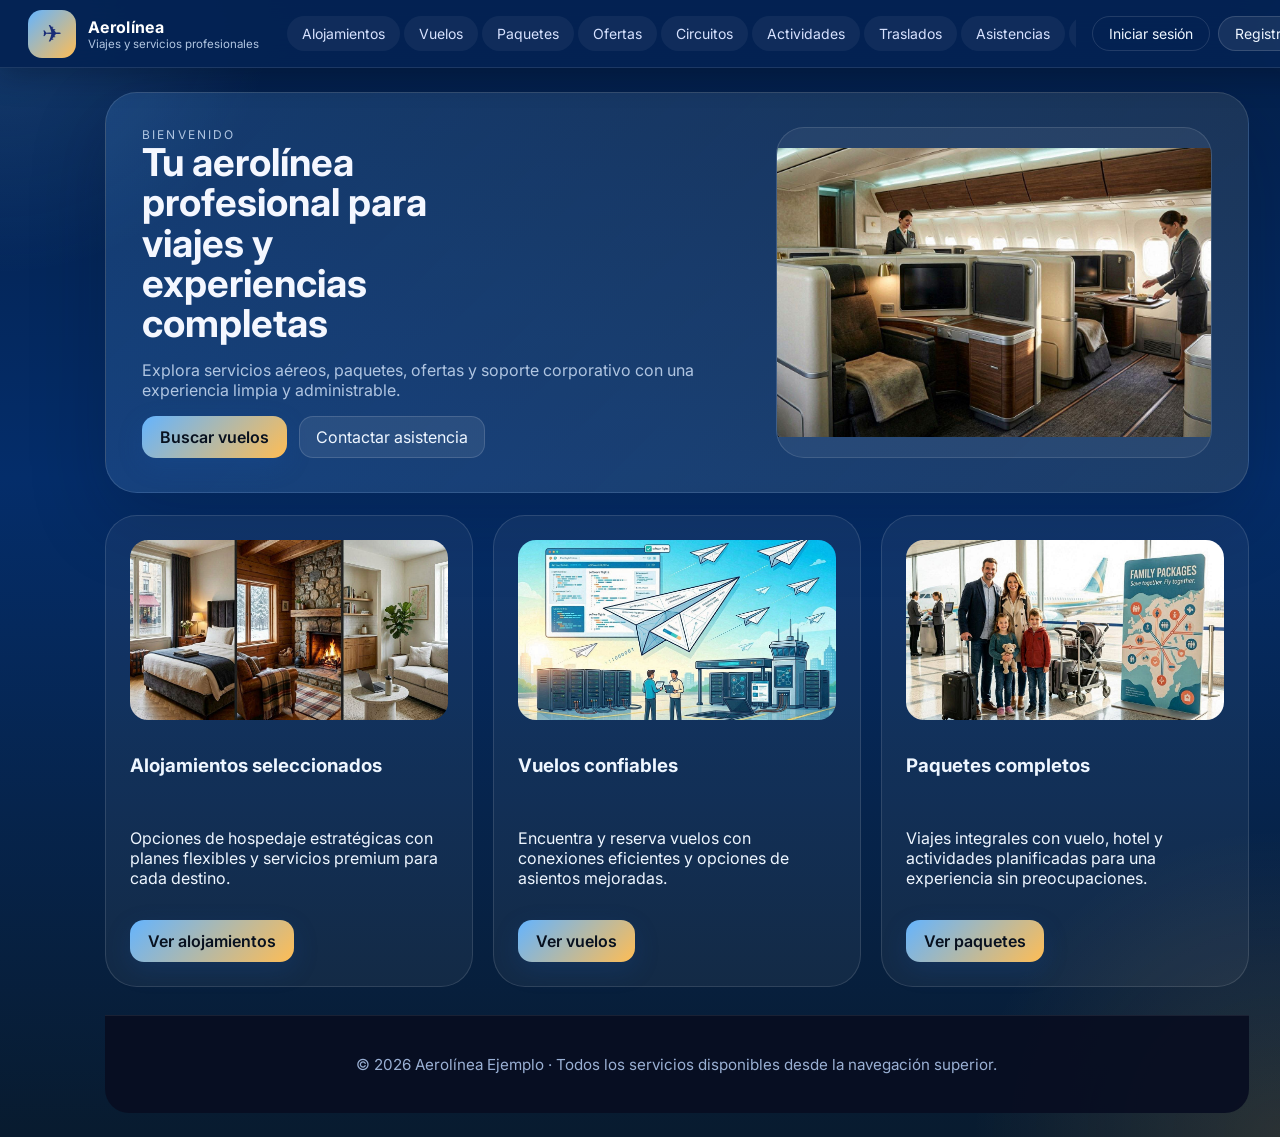
<file: index.html>
<!DOCTYPE html>
<html lang="es">
  <head>
    <meta charset="UTF-8" />
    <meta name="viewport" content="width=device-width, initial-scale=1.0" />
    <title>Aerolínea - Inicio</title>

    <!-- Favicon -->
    <link rel="icon" type="image/svg+xml" href="data:image/svg+xml,%3Csvg xmlns='http://www.w3.org/2000/svg' viewBox='0 0 64 64'%3E%3Crect width='64' height='64' rx='16' fill='%230f172a'/%3E%3Cpath d='M12 40l10-8h10l-8 14h8l12-18 10 8 8-4-6-10-18 10-12-10-8 4z' fill='%234f8cff'/%3E%3C/svg%3E" />

    <!-- Tipografía -->
    <link rel="preconnect" href="https://fonts.googleapis.com" />
    <link rel="preconnect" href="https://fonts.gstatic.com" crossorigin />
    <link href="https://fonts.googleapis.com/css2?family=Inter:wght@400;500;600;700&display=swap" rel="stylesheet" />

    <!-- Estilos (base → layout → components → panel → animations) -->
    <link rel="stylesheet" href="css/styles.css" />
  </head>
  <body>
    <div class="app-shell">

      <!--
        El navbar se inyecta dinámicamente por navbar.js (ver scripts al final).
        authHeader.js rellena los botones de sesión según el usuario activo.
      -->

      <!-- ── Contenido principal ─────────────────────────────────── -->
      <main class="main-content">

        <!-- Hero -->
        <section class="hero-panel">
          <div>
            <p class="eyebrow">Bienvenido</p>
            <h1>Tu aerolínea profesional para viajes y experiencias completas</h1>
            <p class="muted">
              Explora servicios aéreos, paquetes, ofertas y soporte corporativo
              con una experiencia limpia y administrable.
            </p>
            <div class="card-actions">
              <a href="ofertas.html"  class="primary-btn">Buscar vuelos</a>
              <a href="contacto.html" class="secondary-btn">Contactar asistencia</a>
            </div>
          </div>

          <div class="hero-visual">
            <img
              src="img/Aerolinea Premiun.jpg"
              alt="Vista de aerolínea premium"
            />
          </div>

          <!-- Avión decorativo animado (oculto para lectores de pantalla) -->
          <span class="hero-plane" aria-hidden="true">✈</span>
        </section>

        <!-- Tarjetas de servicios destacados -->
        <section class="view-container sample-grid" aria-label="Servicios destacados">
          <article class="sample-card">
            <img src="img/Alojamientos.jpg" alt="Alojamientos" />
            <h3>Alojamientos seleccionados</h3>
            <p>Opciones de hospedaje estratégicas con planes flexibles y servicios premium para cada destino.</p>
            <div class="card-actions">
              <a href="alojamientos.html" class="primary-btn">Ver alojamientos</a>
            </div>
          </article>

          <article class="sample-card">
            <img src="img/Vuelos.jpg" alt="Vuelos" />
            <h3>Vuelos confiables</h3>
            <p>Encuentra y reserva vuelos con conexiones eficientes y opciones de asientos mejoradas.</p>
            <div class="card-actions">
              <a href="vuelos.html" class="primary-btn">Ver vuelos</a>
            </div>
          </article>

          <article class="sample-card">
            <img src="img/Paquetes.jpg" alt="Paquetes" />
            <h3>Paquetes completos</h3>
            <p>Viajes integrales con vuelo, hotel y actividades planificadas para una experiencia sin preocupaciones.</p>
            <div class="card-actions">
              <a href="paquetes.html" class="primary-btn">Ver paquetes</a>
            </div>
          </article>
        </section>

        <footer class="page-footer">
          <p>© 2026 Aerolínea Ejemplo · Todos los servicios disponibles desde la navegación superior.</p>
        </footer>
      </main>

    </div><!-- /.app-shell -->

    <!--
      Orden de carga de scripts:
        1. navbar.js         → inyecta el topnav y activa el toggle hamburger + scroll reveal
        2. authHeader.js     → rellena los botones de sesión según el usuario activo
        3. publicController.js → comportamientos interactivos de botones públicos
    -->
    <script type="module">
      import { injectNavbar } from './js/core/navbar.js';
      injectNavbar('');  // index no tiene ningún item activo en el nav
    </script>
    <script type="module" src="js/authHeader.js"></script>
    <script type="module" src="js/controllers/publicController.js"></script>
  </body>
</html>
</file>
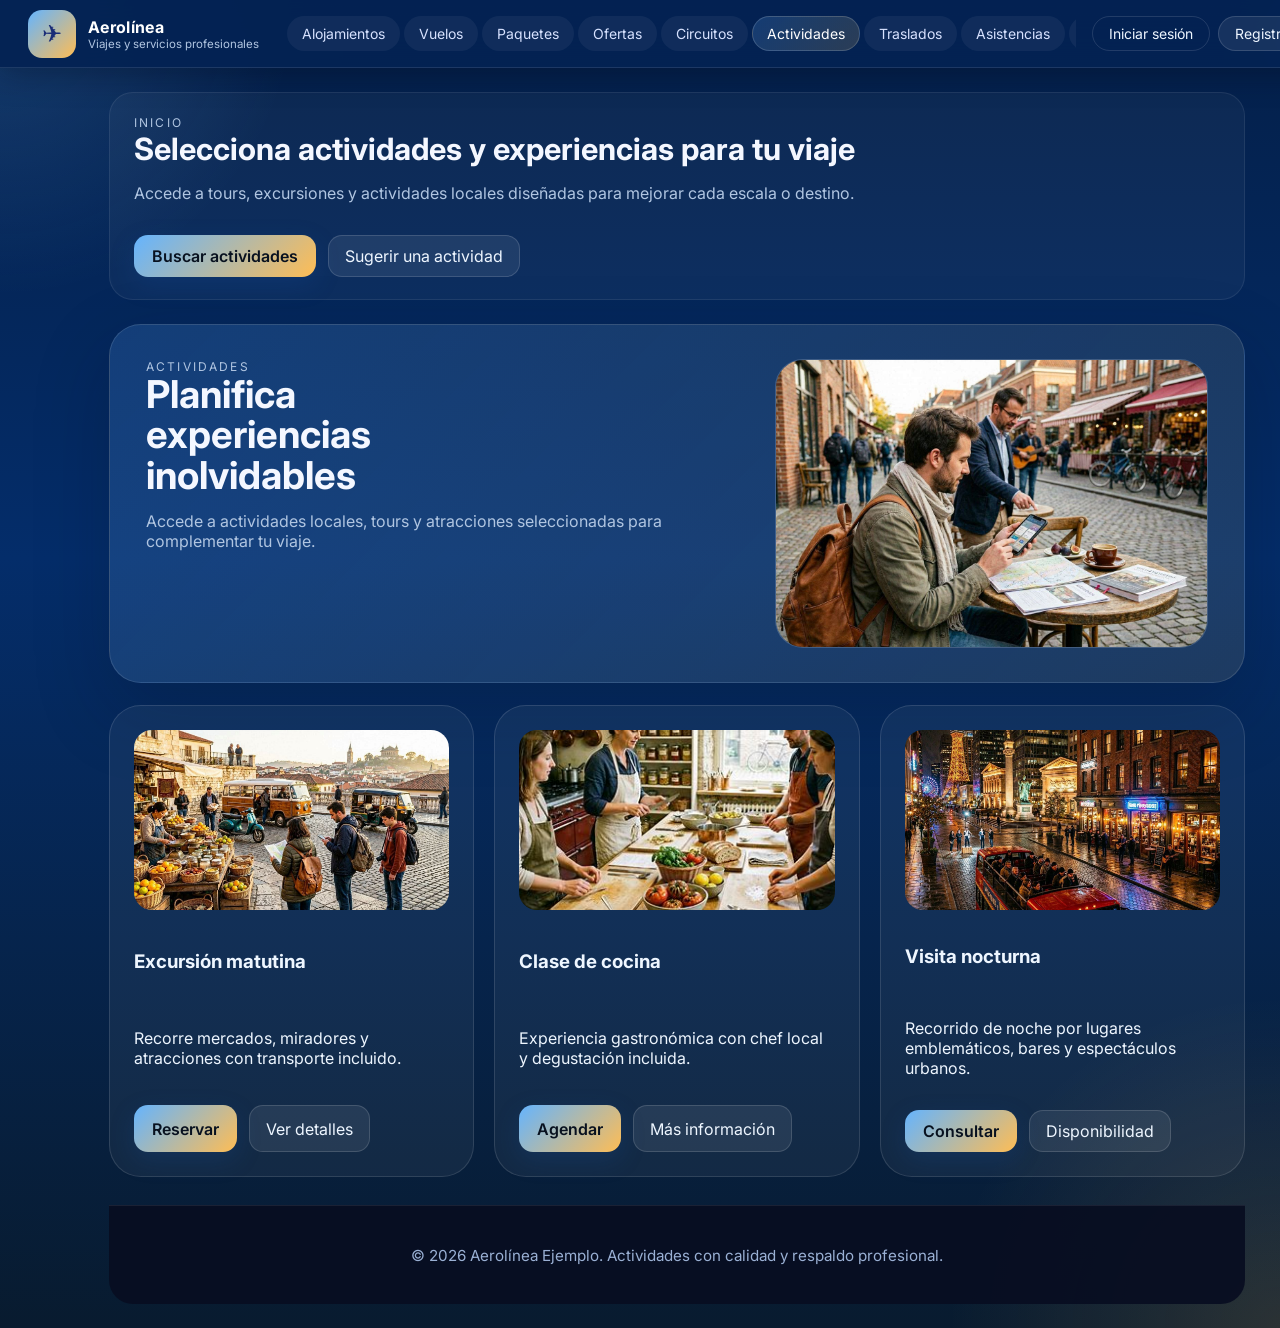
<file: actividades.html>
<!DOCTYPE html>
<html lang="es">
  <head>
    <meta charset="UTF-8" />
    <meta name="viewport" content="width=device-width, initial-scale=1.0" />
    <title>Actividades - Aerolínea</title>
    <link rel="icon" type="image/svg+xml" href="data:image/svg+xml,%3Csvg xmlns='http://www.w3.org/2000/svg' viewBox='0 0 64 64'%3E%3Crect width='64' height='64' rx='16' fill='%230f172a'/%3E%3Cpath d='M12 40l10-8h10l-8 14h8l12-18 10 8 8-4-6-10-18 10-12-10-8 4z' fill='%234f8cff'/%3E%3C/svg%3E" />
    <link rel="preconnect" href="https://fonts.googleapis.com" />
    <link rel="preconnect" href="https://fonts.gstatic.com" crossorigin />
    <link href="https://fonts.googleapis.com/css2?family=Inter:wght@400;500;600;700&display=swap" rel="stylesheet" />
    <link rel="stylesheet" href="css/styles.css" />
  </head>
  <body>
    <div class="app-shell">

      <!-- El navbar se inyecta por navbar.js -->

      <main class="main-content contact-main">
        <section class="standard-intro">
          <div>
            <p class="eyebrow">Inicio</p>
            <h2>Selecciona actividades y experiencias para tu viaje</h2>
            <p class="muted">Accede a tours, excursiones y actividades locales diseñadas para mejorar cada escala o destino.</p>
          </div>
          <div class="card-actions">
            <button class="primary-btn">Buscar actividades</button>
            <a href="contacto.html" class="secondary-btn">Sugerir una actividad</a>
          </div>
        </section>

        <section class="hero-panel">
          <div>
            <p class="eyebrow">Actividades</p>
            <h1>Planifica experiencias inolvidables</h1>
            <p class="muted">Accede a actividades locales, tours y atracciones seleccionadas para complementar tu viaje.</p>
          </div>
          <div class="hero-visual">
            <img src="img/planifica experiencia inovolvidables.jpg" alt="Actividades locales" />
          </div>
        </section>

        <section class="view-container sample-grid" aria-label="Actividades disponibles">
          <article class="sample-card">
            <img src="img/excursion matutina en tus viajes.jpg" alt="Excursión matutina" />
            <h3>Excursión matutina</h3>
            <p>Recorre mercados, miradores y atracciones con transporte incluido.</p>
            <div class="card-actions">
              <button class="primary-btn">Reservar</button>
              <button class="secondary-btn">Ver detalles</button>
            </div>
          </article>
          <article class="sample-card">
            <img src="img/clase de cocina en tus actividades.jpg" alt="Clase de cocina" />
            <h3>Clase de cocina</h3>
            <p>Experiencia gastronómica con chef local y degustación incluida.</p>
            <div class="card-actions">
              <button class="primary-btn">Agendar</button>
              <button class="secondary-btn">Más información</button>
            </div>
          </article>
          <article class="sample-card">
            <img src="img/visita nocturna.jpg" alt="Visita nocturna" />
            <h3>Visita nocturna</h3>
            <p>Recorrido de noche por lugares emblemáticos, bares y espectáculos urbanos.</p>
            <div class="card-actions">
              <button class="primary-btn">Consultar</button>
              <button class="secondary-btn">Disponibilidad</button>
            </div>
          </article>
        </section>

        <footer class="page-footer">
          <p>© 2026 Aerolínea Ejemplo. Actividades con calidad y respaldo profesional.</p>
        </footer>
      </main>
    </div>

    <script type="module">
      import { injectNavbar } from './js/core/navbar.js';
      injectNavbar('actividades.html');
    </script>
    <script type="module" src="js/authHeader.js"></script>
    <script type="module" src="js/controllers/publicController.js"></script>
  </body>
</html>
</file>
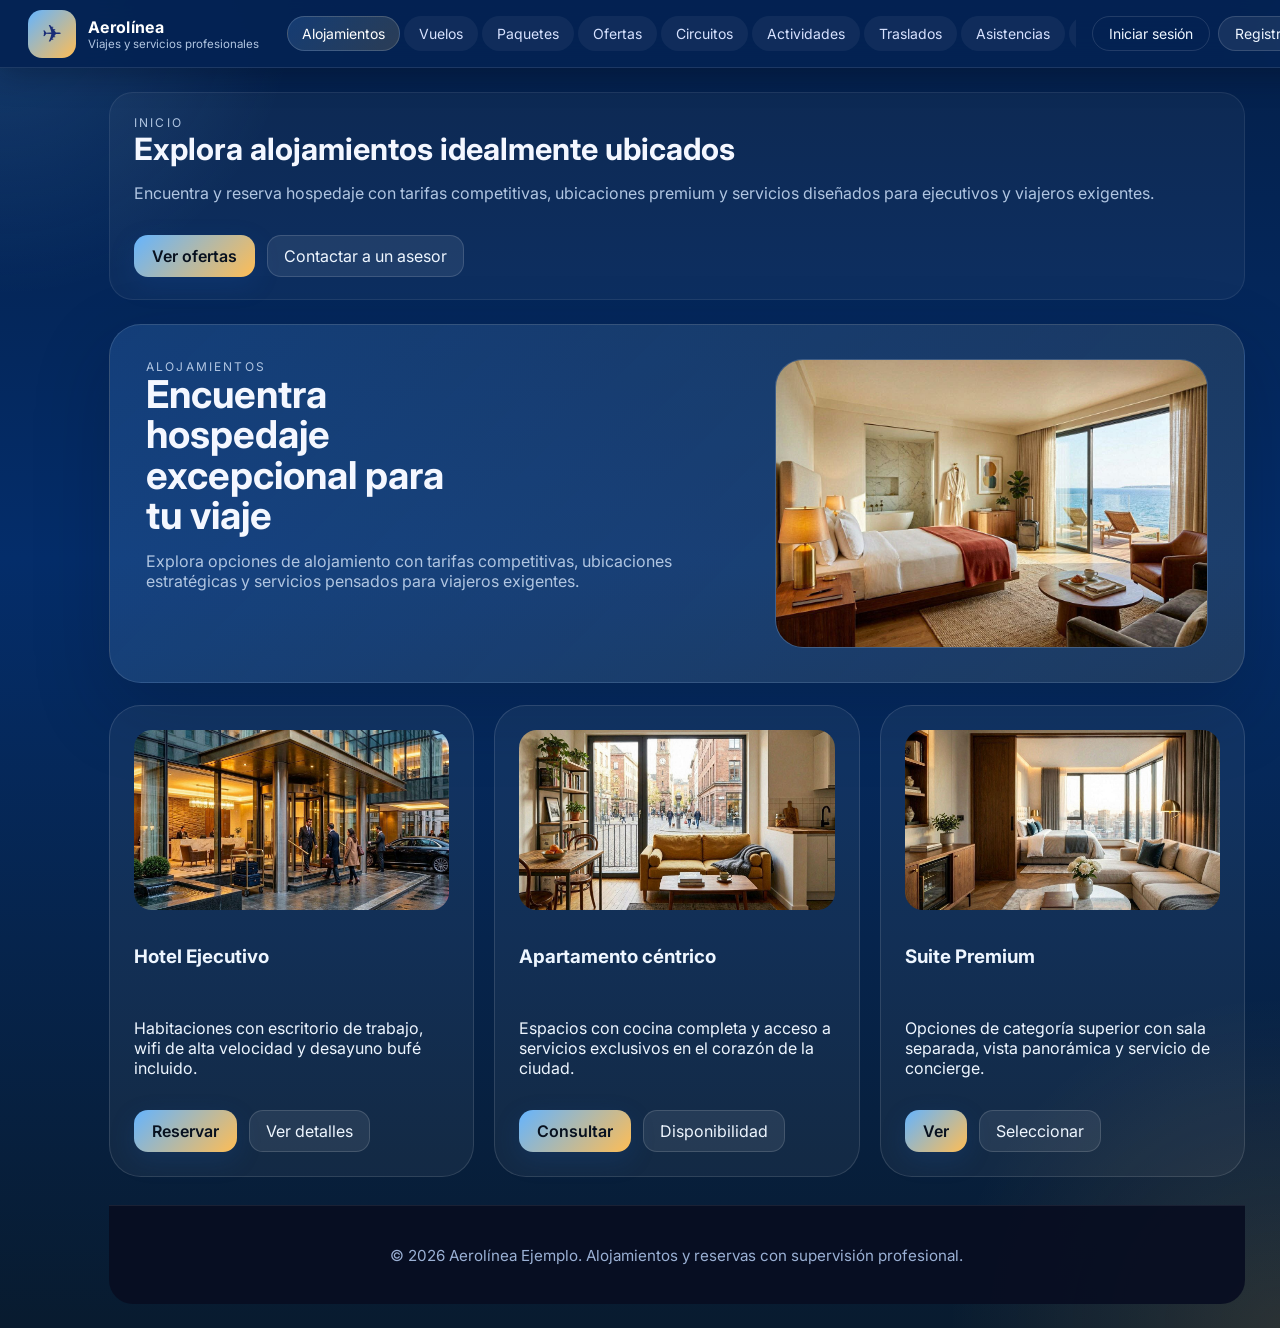
<file: alojamientos.html>
<!DOCTYPE html>
<html lang="es">
  <head>
    <meta charset="UTF-8" />
    <meta name="viewport" content="width=device-width, initial-scale=1.0" />
    <title>Alojamientos - Aerolínea</title>
    <link rel="icon" type="image/svg+xml" href="data:image/svg+xml,%3Csvg xmlns='http://www.w3.org/2000/svg' viewBox='0 0 64 64'%3E%3Crect width='64' height='64' rx='16' fill='%230f172a'/%3E%3Cpath d='M12 40l10-8h10l-8 14h8l12-18 10 8 8-4-6-10-18 10-12-10-8 4z' fill='%234f8cff'/%3E%3C/svg%3E" />
    <link rel="preconnect" href="https://fonts.googleapis.com" />
    <link rel="preconnect" href="https://fonts.gstatic.com" crossorigin />
    <link href="https://fonts.googleapis.com/css2?family=Inter:wght@400;500;600;700&display=swap" rel="stylesheet" />
    <link rel="stylesheet" href="css/styles.css" />
  </head>
  <body>
    <div class="app-shell">

      <!-- El navbar se inyecta por navbar.js -->

      <main class="main-content contact-main">
        <section class="standard-intro">
          <div>
            <p class="eyebrow">Inicio</p>
            <h2>Explora alojamientos idealmente ubicados</h2>
            <p class="muted">Encuentra y reserva hospedaje con tarifas competitivas, ubicaciones premium y servicios diseñados para ejecutivos y viajeros exigentes.</p>
          </div>
          <div class="card-actions">
            <a href="ofertas.html" class="primary-btn">Ver ofertas</a>
            <a href="contacto.html" class="secondary-btn">Contactar a un asesor</a>
          </div>
        </section>

        <section class="hero-panel">
          <div>
            <p class="eyebrow">Alojamientos</p>
            <h1>Encuentra hospedaje excepcional para tu viaje</h1>
            <p class="muted">Explora opciones de alojamiento con tarifas competitivas, ubicaciones estratégicas y servicios pensados para viajeros exigentes.</p>
          </div>
          <div class="hero-visual">
            <img src="img/Alojamientos Premium.jpg" alt="Alojamientos premium" />
          </div>
        </section>

        <section class="view-container sample-grid" aria-label="Tipos de alojamiento">
          <article class="sample-card">
            <img src="img/Hotel ejecutivo.jpg" alt="Hotel Ejecutivo" />
            <h3>Hotel Ejecutivo</h3>
            <p>Habitaciones con escritorio de trabajo, wifi de alta velocidad y desayuno bufé incluido.</p>
            <div class="card-actions">
              <button class="primary-btn">Reservar</button>
              <button class="secondary-btn">Ver detalles</button>
            </div>
          </article>
          <article class="sample-card">
            <img src="img/Apartamento Centrico.jpg" alt="Apartamento céntrico" />
            <h3>Apartamento céntrico</h3>
            <p>Espacios con cocina completa y acceso a servicios exclusivos en el corazón de la ciudad.</p>
            <div class="card-actions">
              <button class="primary-btn">Consultar</button>
              <button class="secondary-btn">Disponibilidad</button>
            </div>
          </article>
          <article class="sample-card">
            <img src="img/Suite premium.jpg" alt="Suite premium" />
            <h3>Suite Premium</h3>
            <p>Opciones de categoría superior con sala separada, vista panorámica y servicio de concierge.</p>
            <div class="card-actions">
              <button class="primary-btn">Ver</button>
              <button class="secondary-btn">Seleccionar</button>
            </div>
          </article>
        </section>

        <footer class="page-footer">
          <p>© 2026 Aerolínea Ejemplo. Alojamientos y reservas con supervisión profesional.</p>
        </footer>
      </main>
    </div>

    <script type="module">
      import { injectNavbar } from './js/core/navbar.js';
      injectNavbar('alojamientos.html');
    </script>
    <script type="module" src="js/authHeader.js"></script>
    <script type="module" src="js/controllers/publicController.js"></script>
  </body>
</html>
</file>
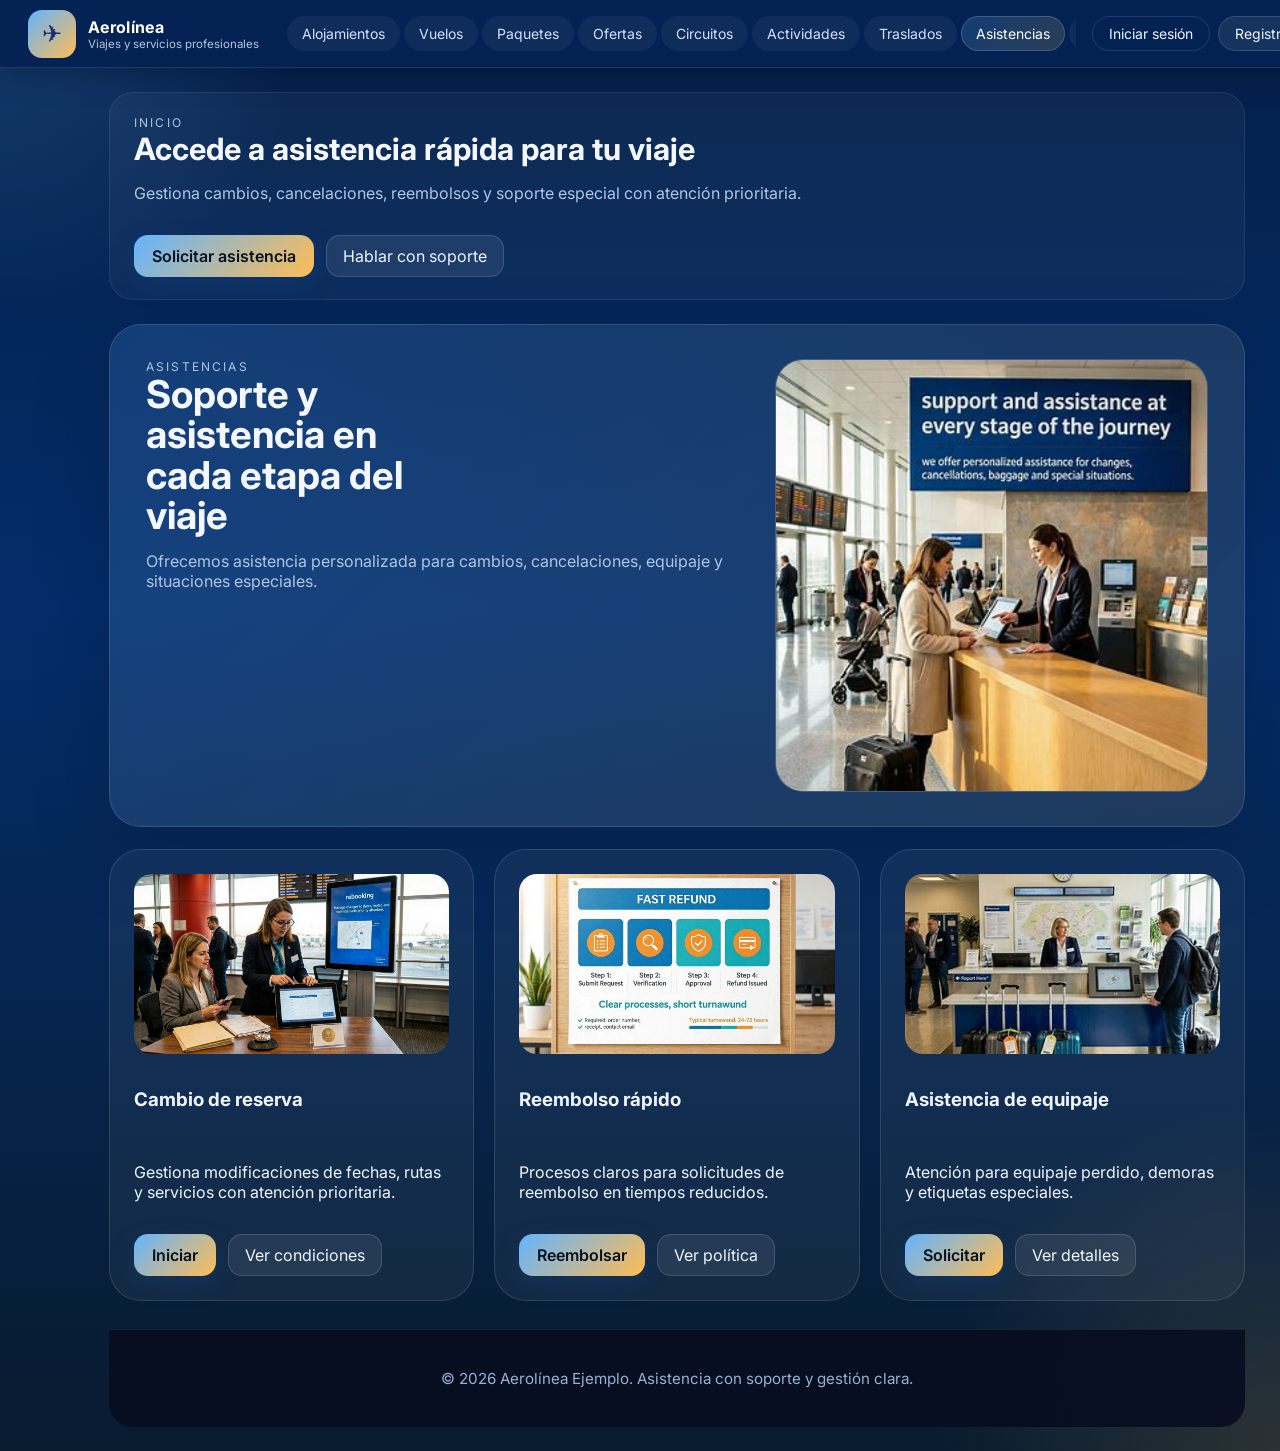
<file: asistencias.html>
<!DOCTYPE html>
<html lang="es">
  <head>
    <meta charset="UTF-8" />
    <meta name="viewport" content="width=device-width, initial-scale=1.0" />
    <title>Asistencias - Aerolínea</title>
    <link rel="icon" type="image/svg+xml" href="data:image/svg+xml,%3Csvg xmlns='http://www.w3.org/2000/svg' viewBox='0 0 64 64'%3E%3Crect width='64' height='64' rx='16' fill='%230f172a'/%3E%3Cpath d='M12 40l10-8h10l-8 14h8l12-18 10 8 8-4-6-10-18 10-12-10-8 4z' fill='%234f8cff'/%3E%3C/svg%3E" />
    <link rel="preconnect" href="https://fonts.googleapis.com" />
    <link rel="preconnect" href="https://fonts.gstatic.com" crossorigin />
    <link href="https://fonts.googleapis.com/css2?family=Inter:wght@400;500;600;700&display=swap" rel="stylesheet" />
    <link rel="stylesheet" href="css/styles.css" />
  </head>
  <body>
    <div class="app-shell">

      <!-- El navbar se inyecta por navbar.js -->

      <main class="main-content contact-main">
        <section class="standard-intro">
          <div>
            <p class="eyebrow">Inicio</p>
            <h2>Accede a asistencia rápida para tu viaje</h2>
            <p class="muted">Gestiona cambios, cancelaciones, reembolsos y soporte especial con atención prioritaria.</p>
          </div>
          <div class="card-actions">
            <button class="primary-btn">Solicitar asistencia</button>
            <a href="contacto.html" class="secondary-btn">Hablar con soporte</a>
          </div>
        </section>

        <section class="hero-panel">
          <div>
            <p class="eyebrow">Asistencias</p>
            <h1>Soporte y asistencia en cada etapa del viaje</h1>
            <p class="muted">Ofrecemos asistencia personalizada para cambios, cancelaciones, equipaje y situaciones especiales.</p>
          </div>
          <div class="hero-visual">
            <img src="img/soporte y asistencia en cada etapa del viaje.jpg" alt="Asistencias de viaje" />
          </div>
        </section>

        <section class="view-container sample-grid" aria-label="Tipos de asistencia">
          <article class="sample-card">
            <img src="img/cambio de reserva.jpg" alt="Cambio de reserva" />
            <h3>Cambio de reserva</h3>
            <p>Gestiona modificaciones de fechas, rutas y servicios con atención prioritaria.</p>
            <div class="card-actions">
              <button class="primary-btn">Iniciar</button>
              <button class="secondary-btn">Ver condiciones</button>
            </div>
          </article>
          <article class="sample-card">
            <img src="img/rembolso rapido.jpg" alt="Reembolso rápido" />
            <h3>Reembolso rápido</h3>
            <p>Procesos claros para solicitudes de reembolso en tiempos reducidos.</p>
            <div class="card-actions">
              <button class="primary-btn">Reembolsar</button>
              <button class="secondary-btn">Ver política</button>
            </div>
          </article>
          <article class="sample-card">
            <img src="img/asistencia de equipaje.jpg" alt="Asistencia de equipaje" />
            <h3>Asistencia de equipaje</h3>
            <p>Atención para equipaje perdido, demoras y etiquetas especiales.</p>
            <div class="card-actions">
              <button class="primary-btn">Solicitar</button>
              <button class="secondary-btn">Ver detalles</button>
            </div>
          </article>
        </section>

        <footer class="page-footer">
          <p>© 2026 Aerolínea Ejemplo. Asistencia con soporte y gestión clara.</p>
        </footer>
      </main>
    </div>

    <script type="module">
      import { injectNavbar } from './js/core/navbar.js';
      injectNavbar('asistencias.html');
    </script>
    <script type="module" src="js/authHeader.js"></script>
    <script type="module" src="js/controllers/publicController.js"></script>
  </body>
</html>
</file>
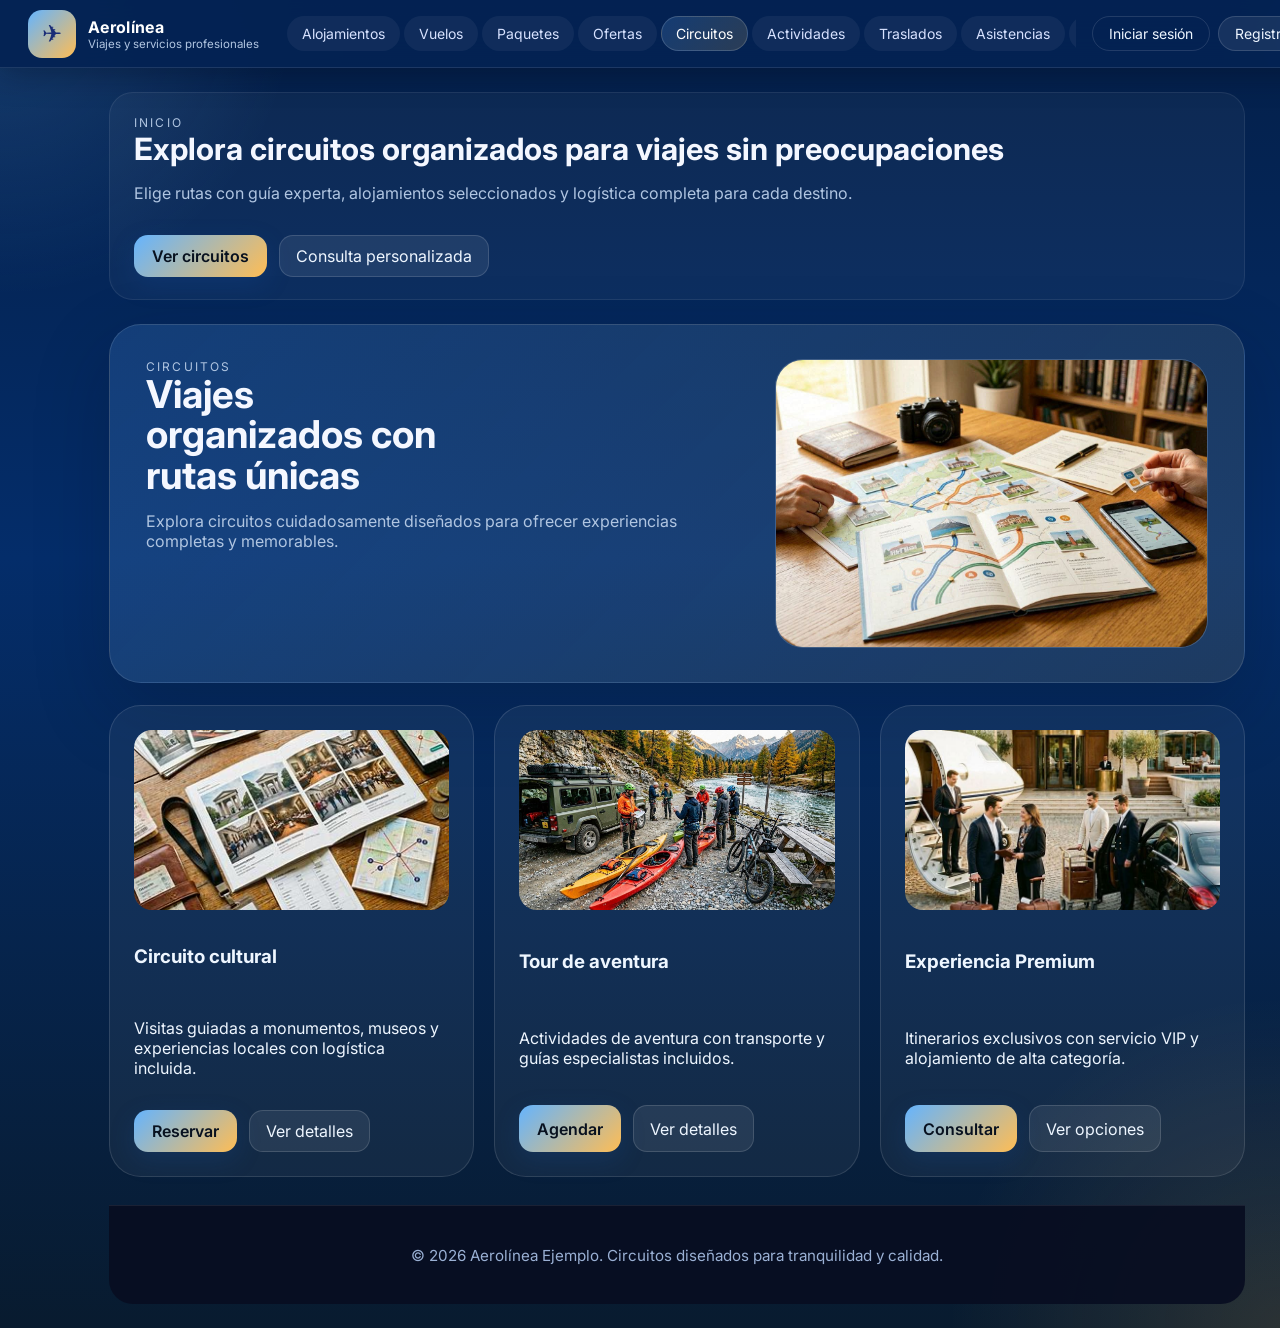
<file: circuitos.html>
<!DOCTYPE html>
<html lang="es">
  <head>
    <meta charset="UTF-8" />
    <meta name="viewport" content="width=device-width, initial-scale=1.0" />
    <title>Circuitos - Aerolínea</title>
    <link rel="icon" type="image/svg+xml" href="data:image/svg+xml,%3Csvg xmlns='http://www.w3.org/2000/svg' viewBox='0 0 64 64'%3E%3Crect width='64' height='64' rx='16' fill='%230f172a'/%3E%3Cpath d='M12 40l10-8h10l-8 14h8l12-18 10 8 8-4-6-10-18 10-12-10-8 4z' fill='%234f8cff'/%3E%3C/svg%3E" />
    <link rel="preconnect" href="https://fonts.googleapis.com" />
    <link rel="preconnect" href="https://fonts.gstatic.com" crossorigin />
    <link href="https://fonts.googleapis.com/css2?family=Inter:wght@400;500;600;700&display=swap" rel="stylesheet" />
    <link rel="stylesheet" href="css/styles.css" />
  </head>
  <body>
    <div class="app-shell">

      <!-- El navbar se inyecta por navbar.js -->

      <main class="main-content contact-main">
        <section class="standard-intro">
          <div>
            <p class="eyebrow">Inicio</p>
            <h2>Explora circuitos organizados para viajes sin preocupaciones</h2>
            <p class="muted">Elige rutas con guía experta, alojamientos seleccionados y logística completa para cada destino.</p>
          </div>
          <div class="card-actions">
            <button class="primary-btn">Ver circuitos</button>
            <a href="contacto.html" class="secondary-btn">Consulta personalizada</a>
          </div>
        </section>

        <section class="hero-panel">
          <div>
            <p class="eyebrow">Circuitos</p>
            <h1>Viajes organizados con rutas únicas</h1>
            <p class="muted">Explora circuitos cuidadosamente diseñados para ofrecer experiencias completas y memorables.</p>
          </div>
          <div class="hero-visual">
            <img src="img/viajes organizados con rutas unicas de viajes.jpg" alt="Circuitos organizados" />
          </div>
        </section>

        <section class="view-container sample-grid" aria-label="Tipos de circuito">
          <article class="sample-card">
            <img src="img/circuito cultural de viajes.jpg" alt="Circuito cultural" />
            <h3>Circuito cultural</h3>
            <p>Visitas guiadas a monumentos, museos y experiencias locales con logística incluida.</p>
            <div class="card-actions">
              <button class="primary-btn">Reservar</button>
              <button class="secondary-btn">Ver detalles</button>
            </div>
          </article>
          <article class="sample-card">
            <img src="img/tour de aventura.jpg" alt="Tour de aventura" />
            <h3>Tour de aventura</h3>
            <p>Actividades de aventura con transporte y guías especialistas incluidos.</p>
            <div class="card-actions">
              <button class="primary-btn">Agendar</button>
              <button class="secondary-btn">Ver detalles</button>
            </div>
          </article>
          <article class="sample-card">
            <img src="img/experiencia premium en viajes.jpg" alt="Experiencia premium" />
            <h3>Experiencia Premium</h3>
            <p>Itinerarios exclusivos con servicio VIP y alojamiento de alta categoría.</p>
            <div class="card-actions">
              <button class="primary-btn">Consultar</button>
              <button class="secondary-btn">Ver opciones</button>
            </div>
          </article>
        </section>

        <footer class="page-footer">
          <p>© 2026 Aerolínea Ejemplo. Circuitos diseñados para tranquilidad y calidad.</p>
        </footer>
      </main>
    </div>

    <script type="module">
      import { injectNavbar } from './js/core/navbar.js';
      injectNavbar('circuitos.html');
    </script>
    <script type="module" src="js/authHeader.js"></script>
    <script type="module" src="js/controllers/publicController.js"></script>
  </body>
</html>
</file>
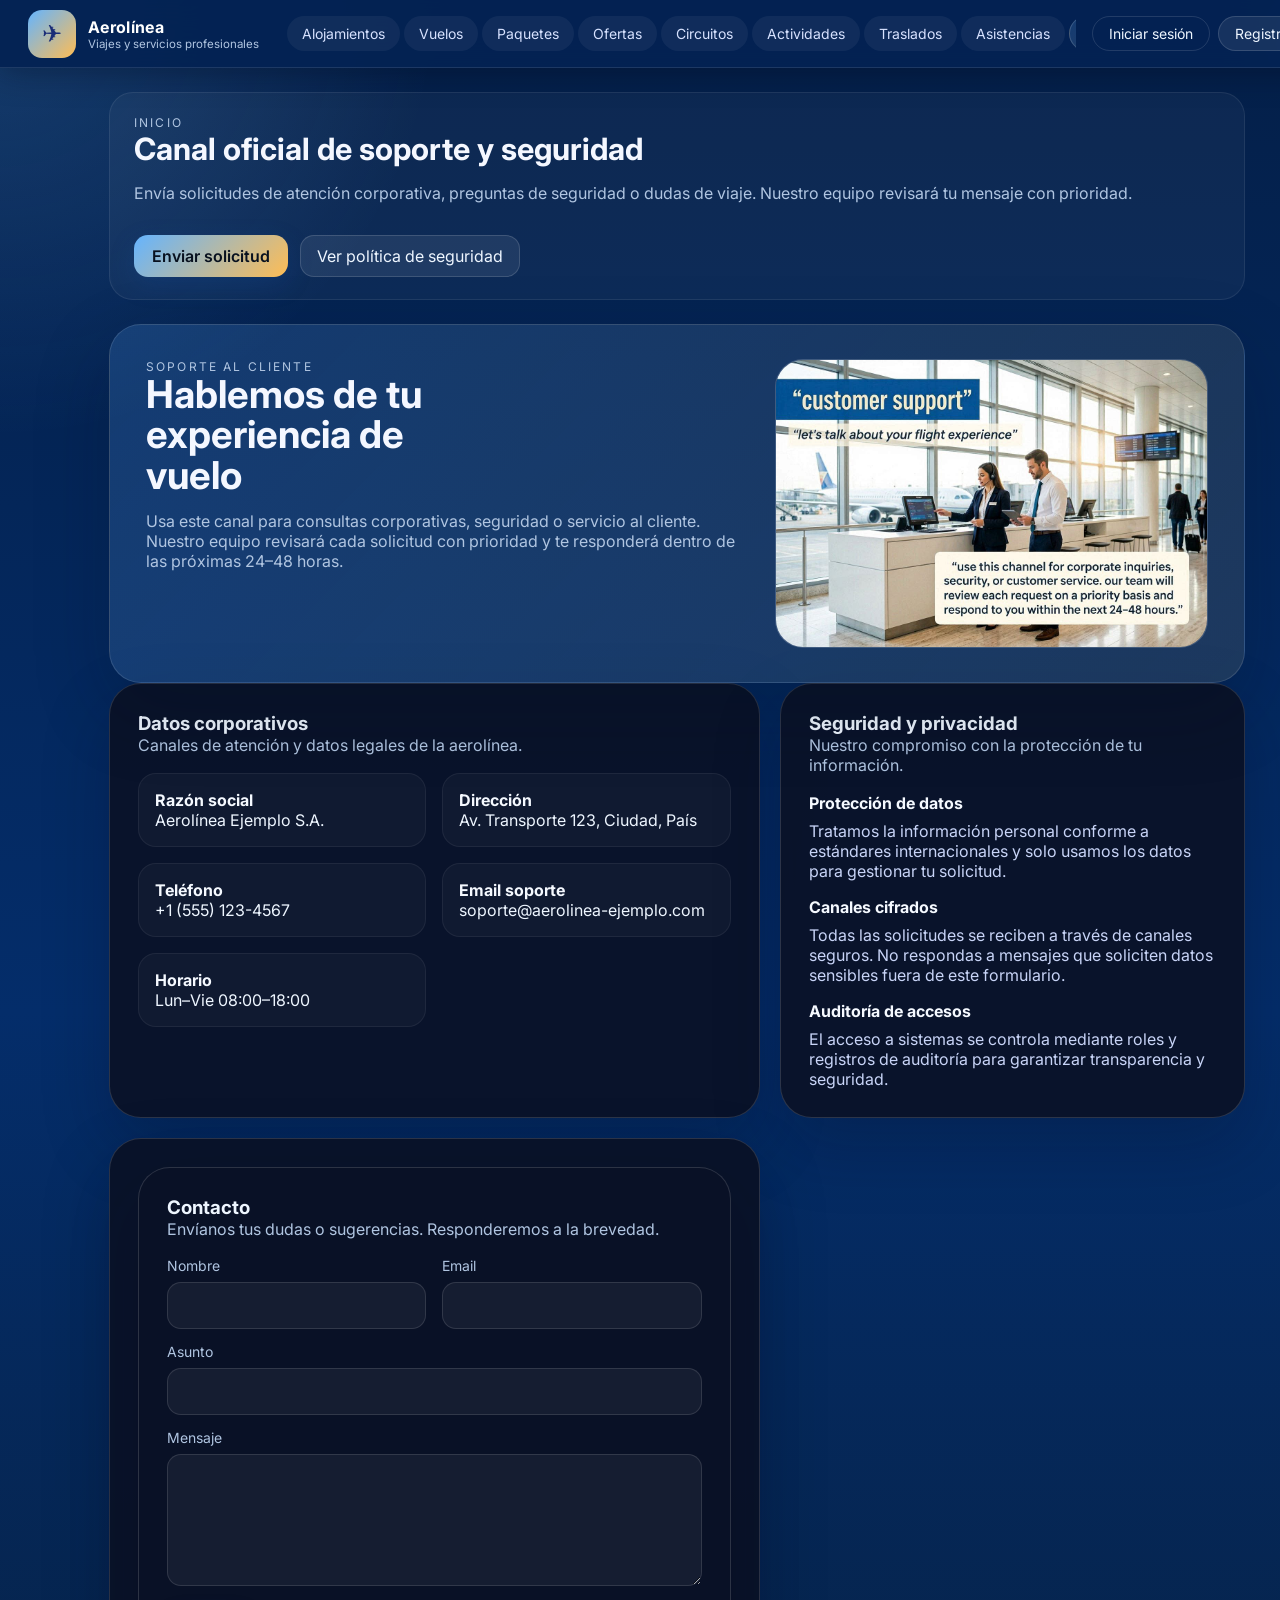
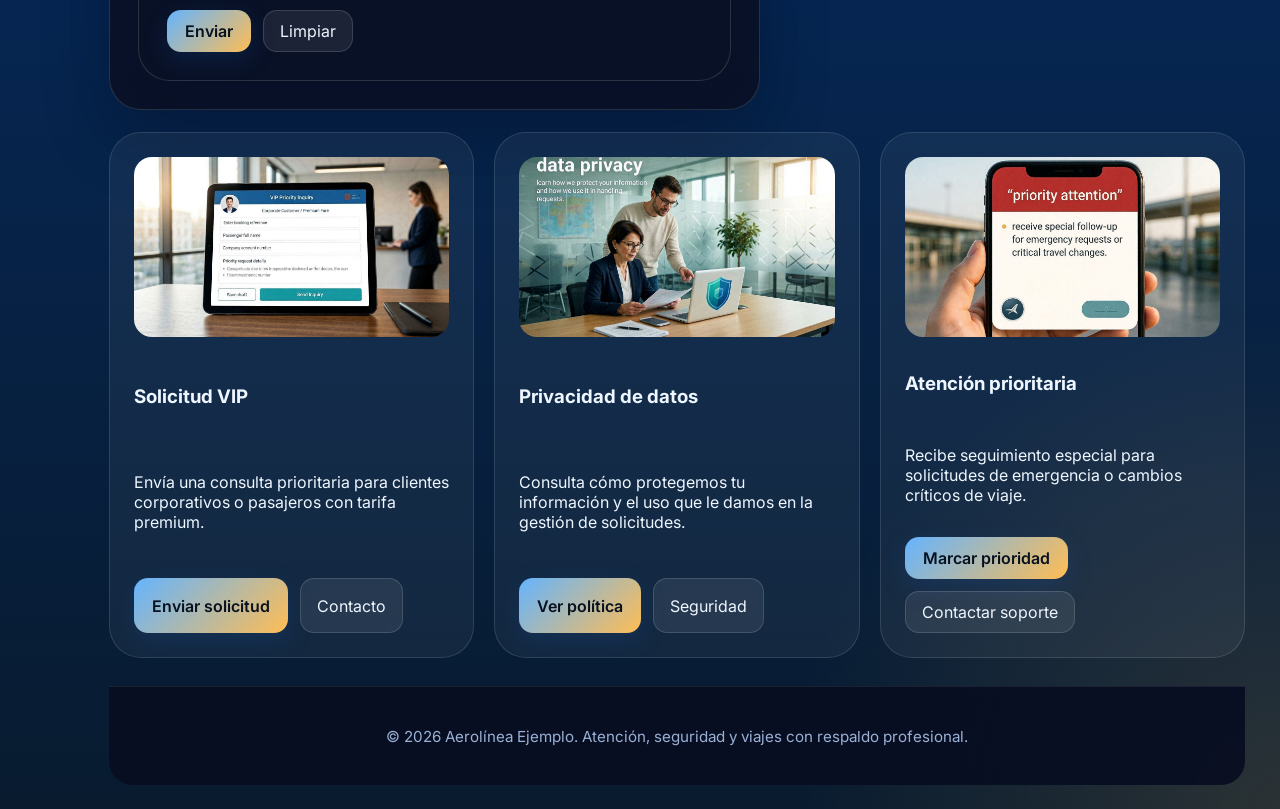
<file: contacto.html>
<!DOCTYPE html>
<html lang="es">
  <head>
    <meta charset="UTF-8" />
    <meta name="viewport" content="width=device-width, initial-scale=1.0" />
    <title>Contacto - Aerolínea</title>
    <link rel="icon" type="image/svg+xml" href="data:image/svg+xml,%3Csvg xmlns='http://www.w3.org/2000/svg' viewBox='0 0 64 64'%3E%3Crect width='64' height='64' rx='16' fill='%230f172a'/%3E%3Cpath d='M12 40l10-8h10l-8 14h8l12-18 10 8 8-4-6-10-18 10-12-10-8 4z' fill='%234f8cff'/%3E%3C/svg%3E" />
    <link rel="preconnect" href="https://fonts.googleapis.com" />
    <link rel="preconnect" href="https://fonts.gstatic.com" crossorigin />
    <link href="https://fonts.googleapis.com/css2?family=Inter:wght@400;500;600;700&display=swap" rel="stylesheet" />
    <link rel="stylesheet" href="css/styles.css" />
  </head>
  <body>
    <div class="app-shell">

      <!-- El navbar se inyecta por navbar.js -->

      <main class="main-content contact-main">
        <section class="standard-intro">
          <div>
            <p class="eyebrow">Inicio</p>
            <h2>Canal oficial de soporte y seguridad</h2>
            <p class="muted">Envía solicitudes de atención corporativa, preguntas de seguridad o dudas de viaje. Nuestro equipo revisará tu mensaje con prioridad.</p>
          </div>
          <div class="card-actions">
            <button class="primary-btn">Enviar solicitud</button>
            <button class="secondary-btn">Ver política de seguridad</button>
          </div>
        </section>

        <section class="hero-panel">
          <div>
            <p class="eyebrow">Soporte al cliente</p>
            <h1>Hablemos de tu experiencia de vuelo</h1>
            <p class="muted">Usa este canal para consultas corporativas, seguridad o servicio al cliente. Nuestro equipo revisará cada solicitud con prioridad y te responderá dentro de las próximas 24–48 horas.</p>
          </div>
          <div class="hero-visual">
            <img src="img/Soporte al cliente.jpg" alt="Soporte al cliente" />
          </div>
        </section>

        <section class="view-container contact-grid">
          <!-- Datos corporativos -->
          <div class="card">
            <div class="card-header">
              <div>
                <h3>Datos corporativos</h3>
                <p class="muted">Canales de atención y datos legales de la aerolínea.</p>
              </div>
            </div>
            <div class="info-grid">
              <div><p><strong>Razón social</strong></p><p>Aerolínea Ejemplo S.A.</p></div>
              <div><p><strong>Dirección</strong></p><p>Av. Transporte 123, Ciudad, País</p></div>
              <div><p><strong>Teléfono</strong></p><p>+1 (555) 123-4567</p></div>
              <div><p><strong>Email soporte</strong></p><p>soporte@aerolinea-ejemplo.com</p></div>
              <div><p><strong>Horario</strong></p><p>Lun–Vie 08:00–18:00</p></div>
            </div>
          </div>

          <!-- Seguridad y privacidad -->
          <div class="card">
            <div class="card-header">
              <div>
                <h3>Seguridad y privacidad</h3>
                <p class="muted">Nuestro compromiso con la protección de tu información.</p>
              </div>
            </div>
            <div class="security-list">
              <div>
                <h4>Protección de datos</h4>
                <p>Tratamos la información personal conforme a estándares internacionales y solo usamos los datos para gestionar tu solicitud.</p>
              </div>
              <div>
                <h4>Canales cifrados</h4>
                <p>Todas las solicitudes se reciben a través de canales seguros. No respondas a mensajes que soliciten datos sensibles fuera de este formulario.</p>
              </div>
              <div>
                <h4>Auditoría de accesos</h4>
                <p>El acceso a sistemas se controla mediante roles y registros de auditoría para garantizar transparencia y seguridad.</p>
              </div>
            </div>
          </div>

          <!-- Formulario de contacto — la lógica la monta contactoController.js -->
          <div class="card contact-form-card" id="contactoFormCard">
            <!--
              El formulario se renderiza dinámicamente por contactoController.js
              para mantener toda la lógica de validación y localStorage en el módulo JS.
            -->
          </div>
        </section>

        <section class="view-container sample-grid" aria-label="Servicios de soporte">
          <article class="sample-card">
            <img src="img/Solicitud VIP.jpg" alt="Solicitud VIP" />
            <h3>Solicitud VIP</h3>
            <p>Envía una consulta prioritaria para clientes corporativos o pasajeros con tarifa premium.</p>
            <div class="card-actions">
              <button class="primary-btn">Enviar solicitud</button>
              <button class="secondary-btn">Contacto</button>
            </div>
          </article>
          <article class="sample-card">
            <img src="img/Privacidad de datos.jpg" alt="Privacidad de datos" />
            <h3>Privacidad de datos</h3>
            <p>Consulta cómo protegemos tu información y el uso que le damos en la gestión de solicitudes.</p>
            <div class="card-actions">
              <button class="primary-btn">Ver política</button>
              <button class="secondary-btn">Seguridad</button>
            </div>
          </article>
          <article class="sample-card">
            <img src="img/Atencion prioritaria.jpg" alt="Atención prioritaria" />
            <h3>Atención prioritaria</h3>
            <p>Recibe seguimiento especial para solicitudes de emergencia o cambios críticos de viaje.</p>
            <div class="card-actions">
              <button class="primary-btn">Marcar prioridad</button>
              <button class="secondary-btn">Contactar soporte</button>
            </div>
          </article>
        </section>

        <footer class="page-footer">
          <p>© 2026 Aerolínea Ejemplo. Atención, seguridad y viajes con respaldo profesional.</p>
        </footer>
      </main>
    </div>

    <script type="module">
      import { injectNavbar } from './js/core/navbar.js';
      injectNavbar('contacto.html');
    </script>
    <script type="module" src="js/authHeader.js"></script>
    <script type="module" src="js/controllers/contactoController.js"></script>
    <script type="module" src="js/controllers/publicController.js"></script>
  </body>
</html>
</file>
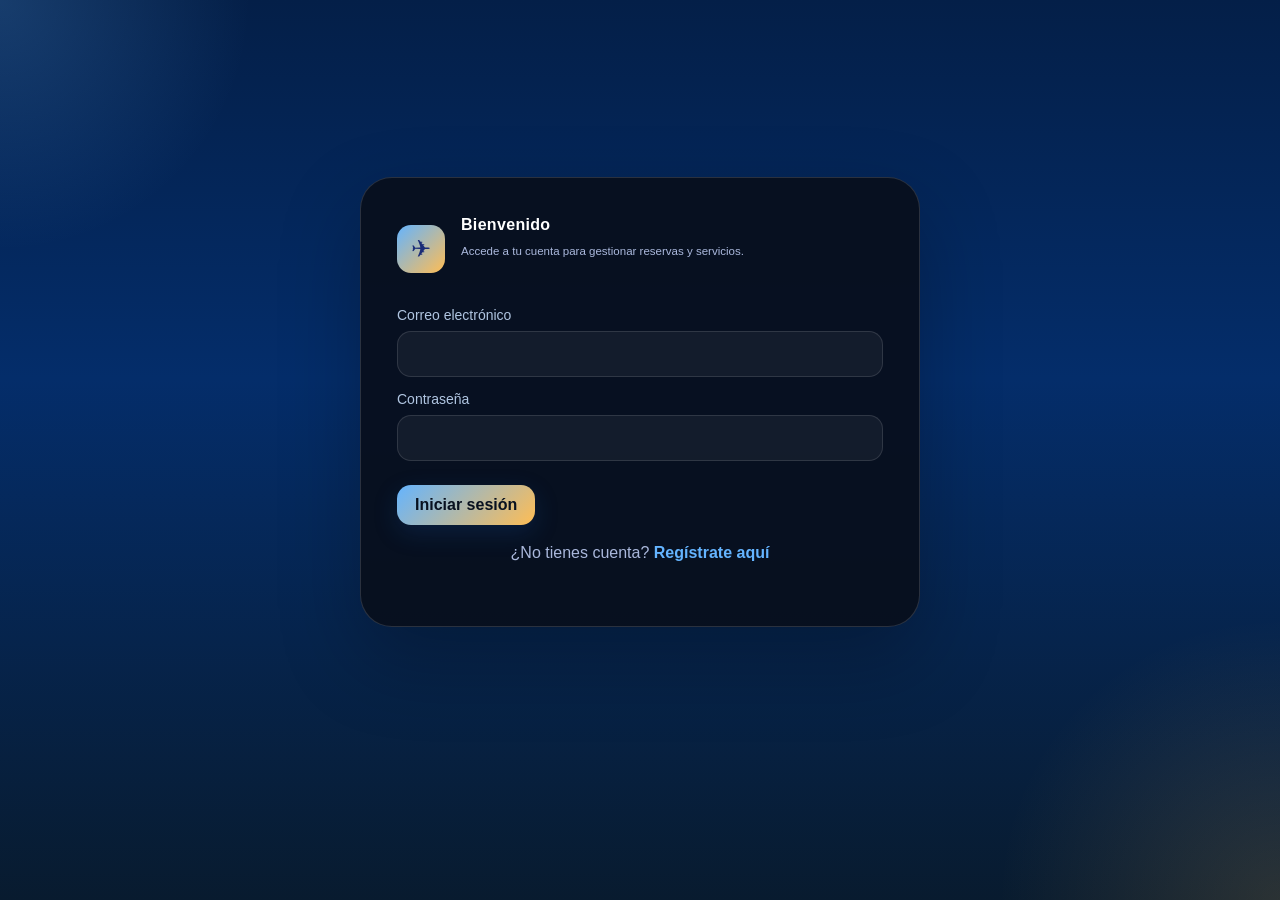
<file: login.html>
<!DOCTYPE html>
<html lang="es">
  <head>
    <meta charset="UTF-8" />
    <meta name="viewport" content="width=device-width, initial-scale=1.0" />
    <title>Iniciar Sesion - Aerolinea</title>
    <link rel="icon" type="image/svg+xml" href="data:image/svg+xml,%3Csvg xmlns='http://www.w3.org/2000/svg' viewBox='0 0 64 64'%3E%3Crect width='64' height='64' rx='16' fill='%230f172a'/%3E%3Cpath d='M12 40l10-8h10l-8 14h8l12-18 10 8 8-4-6-10-18 10-12-10-8 4z' fill='%234f8cff'/%3E%3C/svg%3E" />
    <link rel="stylesheet" href="css/styles.css" />
  </head>
  <body>
    <div class="app-shell auth-page">
      <div class="auth-card">
        <div class="brand" style="margin-bottom: 24px; gap: 16px;">
          <div class="brand-icon">✈</div>
          <div>
            <h1>Bienvenido</h1>
            <p class="muted">Accede a tu cuenta para gestionar reservas y servicios.</p>
          </div>
        </div>

        <form id="loginForm" class="form-grid">
          <label>Correo electrónico<input name="email" type="email" required /></label>
          <label>Contraseña<input name="password" type="password" required minlength="6" /></label>
          <div class="flex-actions" style="justify-content: stretch;">
            <button type="submit" class="primary-btn">Iniciar sesión</button>
          </div>
          <div id="loginAlert"></div>
        </form>

        <p class="auth-alt">
          ¿No tienes cuenta? <a href="registro.html">Regístrate aquí</a>
        </p>
      </div>
    </div>

    <script type="module" src="js/controllers/authController.js"></script>
  </body>
</html>
</file>
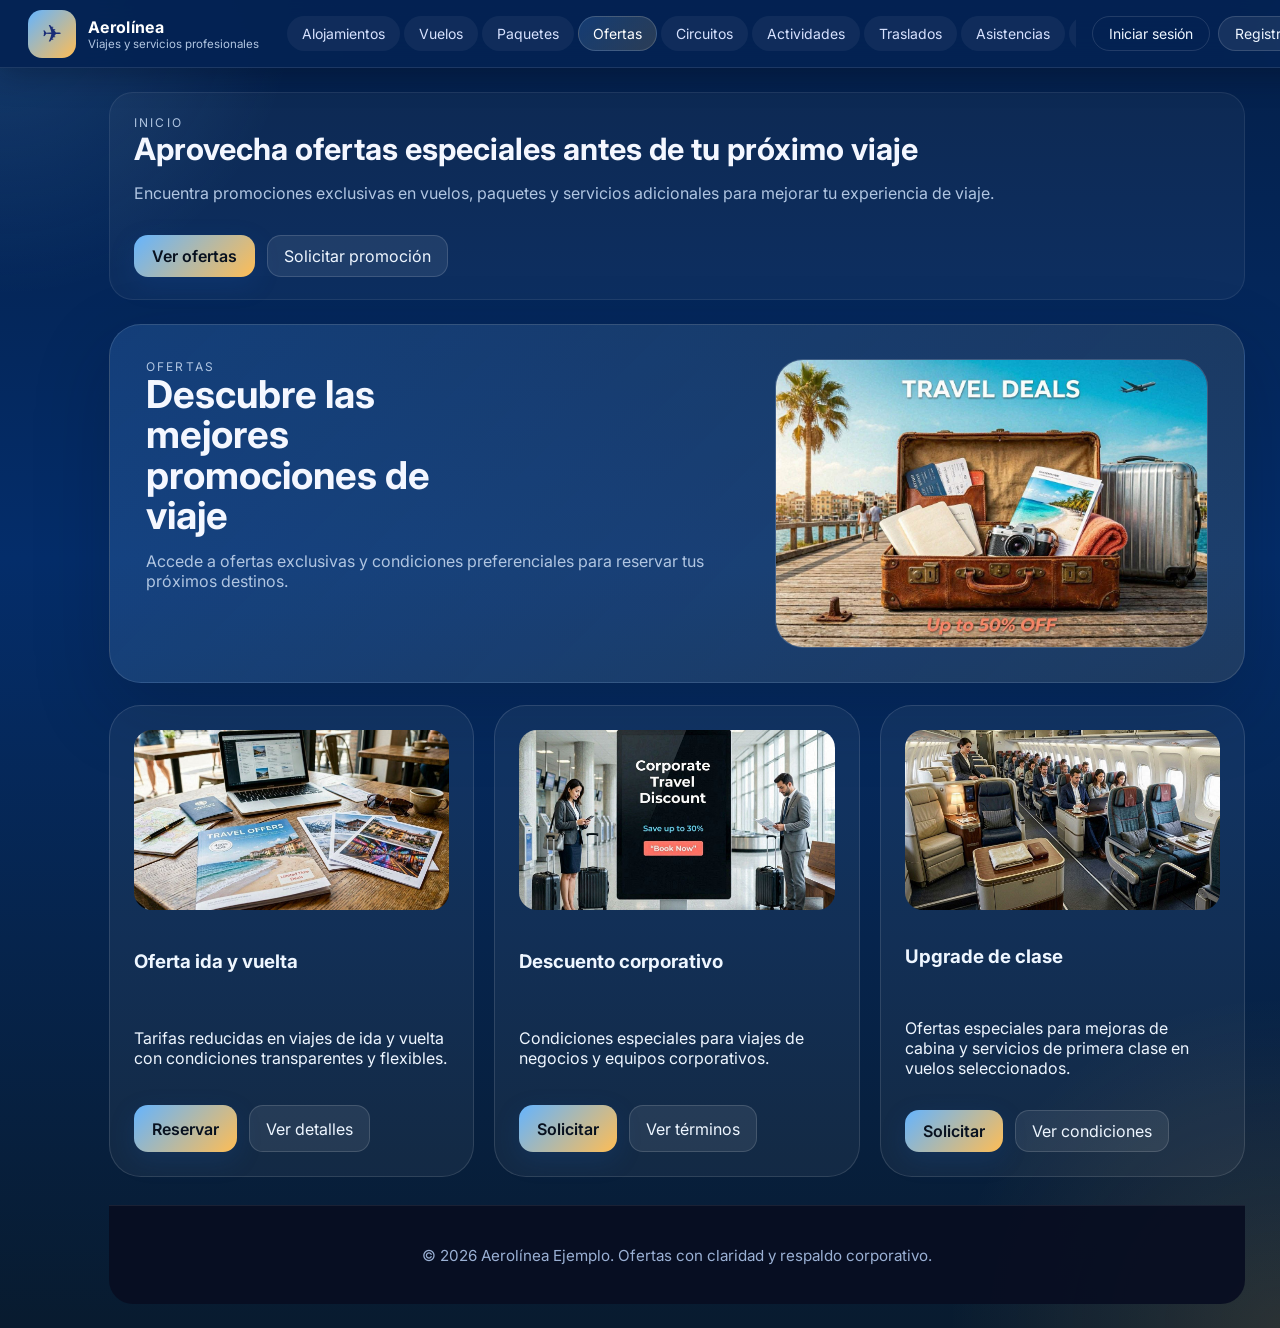
<file: ofertas.html>
<!DOCTYPE html>
<html lang="es">
  <head>
    <meta charset="UTF-8" />
    <meta name="viewport" content="width=device-width, initial-scale=1.0" />
    <title>Ofertas - Aerolínea</title>
    <link rel="icon" type="image/svg+xml" href="data:image/svg+xml,%3Csvg xmlns='http://www.w3.org/2000/svg' viewBox='0 0 64 64'%3E%3Crect width='64' height='64' rx='16' fill='%230f172a'/%3E%3Cpath d='M12 40l10-8h10l-8 14h8l12-18 10 8 8-4-6-10-18 10-12-10-8 4z' fill='%234f8cff'/%3E%3C/svg%3E" />
    <link rel="preconnect" href="https://fonts.googleapis.com" />
    <link rel="preconnect" href="https://fonts.gstatic.com" crossorigin />
    <link href="https://fonts.googleapis.com/css2?family=Inter:wght@400;500;600;700&display=swap" rel="stylesheet" />
    <link rel="stylesheet" href="css/styles.css" />
  </head>
  <body>
    <div class="app-shell">

      <!-- El navbar se inyecta por navbar.js -->

      <main class="main-content contact-main">
        <section class="standard-intro">
          <div>
            <p class="eyebrow">Inicio</p>
            <h2>Aprovecha ofertas especiales antes de tu próximo viaje</h2>
            <p class="muted">Encuentra promociones exclusivas en vuelos, paquetes y servicios adicionales para mejorar tu experiencia de viaje.</p>
          </div>
          <div class="card-actions">
            <button class="primary-btn">Ver ofertas</button>
            <a href="contacto.html" class="secondary-btn">Solicitar promoción</a>
          </div>
        </section>

        <section class="hero-panel">
          <div>
            <p class="eyebrow">Ofertas</p>
            <h1>Descubre las mejores promociones de viaje</h1>
            <p class="muted">Accede a ofertas exclusivas y condiciones preferenciales para reservar tus próximos destinos.</p>
          </div>
          <div class="hero-visual">
            <img src="img/Ofertas.jpg" alt="Ofertas de viaje" />
          </div>
        </section>

        <section class="view-container sample-grid" aria-label="Promociones destacadas">
          <article class="sample-card">
            <img src="img/ofertasIdaVuelta.jpg" alt="Oferta ida y vuelta" />
            <h3>Oferta ida y vuelta</h3>
            <p>Tarifas reducidas en viajes de ida y vuelta con condiciones transparentes y flexibles.</p>
            <div class="card-actions">
              <button class="primary-btn">Reservar</button>
              <button class="secondary-btn">Ver detalles</button>
            </div>
          </article>
          <article class="sample-card">
            <img src="img/Descuento coporartivo en viajes.jpg" alt="Descuento corporativo" />
            <h3>Descuento corporativo</h3>
            <p>Condiciones especiales para viajes de negocios y equipos corporativos.</p>
            <div class="card-actions">
              <button class="primary-btn">Solicitar</button>
              <button class="secondary-btn">Ver términos</button>
            </div>
          </article>
          <article class="sample-card">
            <img src="img/Upgrade de clase en vuelos.jpg" alt="Upgrade de clase" />
            <h3>Upgrade de clase</h3>
            <p>Ofertas especiales para mejoras de cabina y servicios de primera clase en vuelos seleccionados.</p>
            <div class="card-actions">
              <button class="primary-btn">Solicitar</button>
              <button class="secondary-btn">Ver condiciones</button>
            </div>
          </article>
        </section>

        <footer class="page-footer">
          <p>© 2026 Aerolínea Ejemplo. Ofertas con claridad y respaldo corporativo.</p>
        </footer>
      </main>
    </div>

    <script type="module">
      import { injectNavbar } from './js/core/navbar.js';
      injectNavbar('ofertas.html');
    </script>
    <script type="module" src="js/authHeader.js"></script>
    <script type="module" src="js/controllers/publicController.js"></script>
  </body>
</html>
</file>
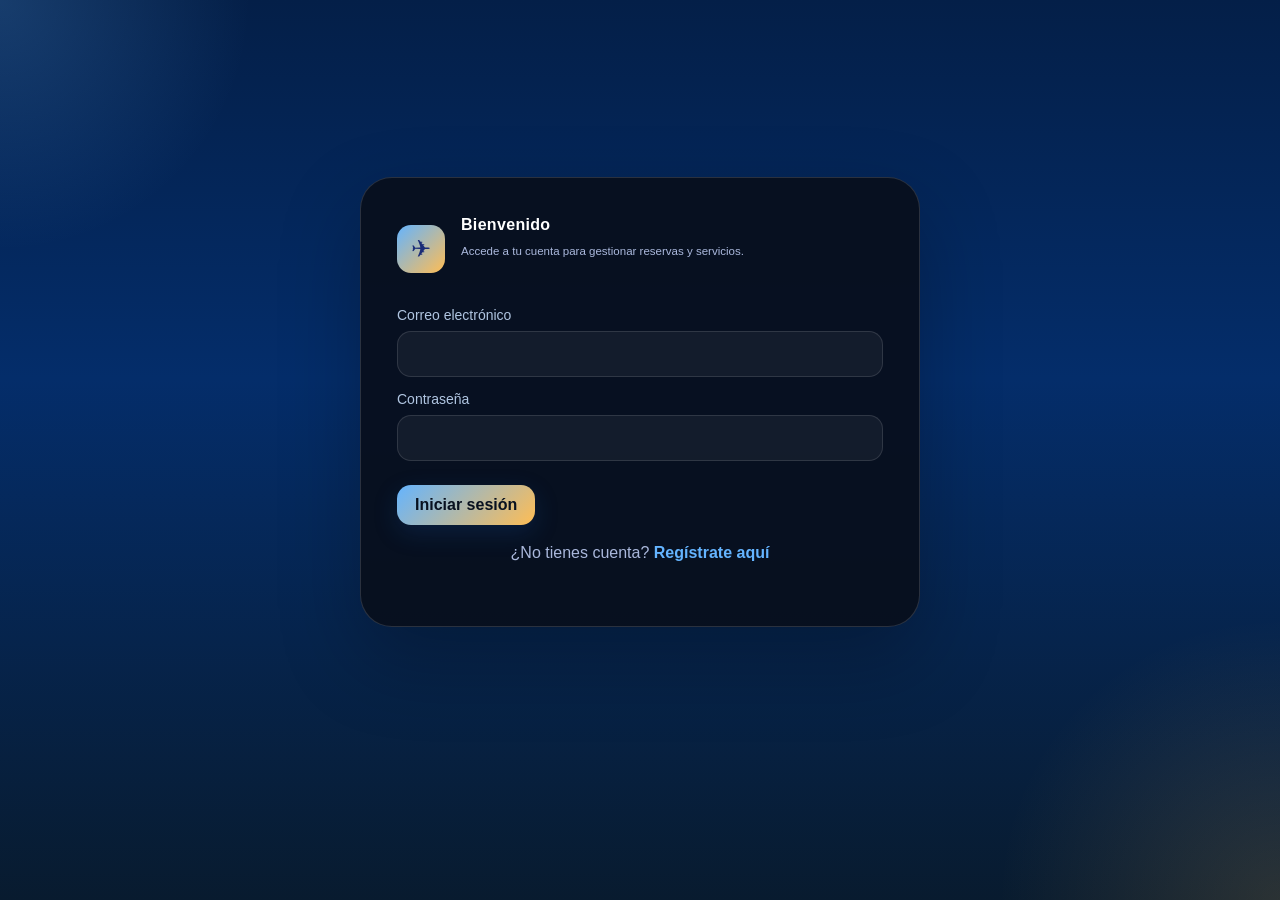
<file: panel.html>
<!DOCTYPE html>
<html lang="es">
  <head>
    <meta charset="UTF-8" />
    <meta name="viewport" content="width=device-width, initial-scale=1.0" />
    <title>Panel - Aerolínea</title>
    <link rel="icon" type="image/svg+xml" href="data:image/svg+xml,%3Csvg xmlns='http://www.w3.org/2000/svg' viewBox='0 0 64 64'%3E%3Crect width='64' height='64' rx='16' fill='%230f172a'/%3E%3Cpath d='M12 40l10-8h10l-8 14h8l12-18 10 8 8-4-6-10-18 10-12-10-8 4z' fill='%234f8cff'/%3E%3C/svg%3E" />
    <link rel="preconnect" href="https://fonts.googleapis.com" />
    <link rel="preconnect" href="https://fonts.gstatic.com" crossorigin />
    <link
      href="https://fonts.googleapis.com/css2?family=Inter:wght@400;500;600;700&display=swap"
      rel="stylesheet"
    />
    <link rel="stylesheet" href="css/styles.css" />
  </head>
  <body>
    <div class="app-shell panel-shell">

      <!-- Sidebar -->
      <aside class="sidebar panel-sidebar" id="panelSidebar">
        <div class="sidebar-header">
          <a href="index.html" class="brand sidebar-brand">
            <div class="brand-icon">✈</div>
            <div>
              <h1>Aerolínea</h1>
              <p>Panel de control</p>
            </div>
          </a>
          <button class="sidebar-close-btn" id="sidebarCloseBtn" aria-label="Cerrar menú">✕</button>
        </div>

        <nav class="sidebar-nav-section">
          <p class="sidebar-section-label">Gestión</p>
          <button class="nav-btn active" data-view="pasajeros">
            <span class="nav-icon">👤</span> Pasajeros
          </button>
          <button class="nav-btn" data-view="vuelos">
            <span class="nav-icon">✈</span> Vuelos
          </button>
          <button class="nav-btn" data-view="reservas">
            <span class="nav-icon">🎫</span> Reservas
          </button>
        </nav>

        <nav class="sidebar-nav-section">
          <p class="sidebar-section-label">Configuración</p>
          <button class="nav-btn" data-view="noticias">
            <span class="nav-icon">📢</span> Comunicaciones
          </button>
        </nav>

        <div class="sidebar-footer">
          <div class="sidebar-status-card">
            <span class="sidebar-status-dot"></span>
            <div>
              <strong>Sistema operativo</strong>
              <p>API REST conectada</p>
            </div>
          </div>
        </div>
      </aside>

      <!-- Overlay mobile -->
      <div class="sidebar-overlay" id="sidebarOverlay"></div>

      <!-- Main content -->
      <div class="panel-body">

        <!-- Top bar -->
        <header class="panel-topbar">
          <div class="panel-topbar-left">
            <button class="sidebar-toggle-btn" id="sidebarToggleBtn" aria-label="Abrir menú">☰</button>
            <div>
              <p class="eyebrow" id="viewBreadcrumb">Panel administrativo</p>
              <h2 id="viewTitle">Pasajeros</h2>
            </div>
          </div>
          <div class="panel-topbar-right">
            <button id="refreshBtn" class="secondary-btn">↺ Actualizar</button>
            <button id="logoutBtn" class="ghost-btn">Cerrar sesión</button>
          </div>
        </header>

        <!-- Overview stats -->
        <section id="overviewGrid" class="panel-overview"></section>

        <!-- View area -->
        <section id="viewContainer" class="panel-view-container"></section>

      </div>
    </div>

    <script type="module" src="js/panelGuard.js"></script>
    <script type="module" src="js/controllers/panelController.js"></script>
    <script>
      // Sidebar toggle for mobile
      const sidebar = document.getElementById('panelSidebar');
      const overlay = document.getElementById('sidebarOverlay');
      const toggleBtn = document.getElementById('sidebarToggleBtn');
      const closeBtn = document.getElementById('sidebarCloseBtn');

      function openSidebar() {
        sidebar.classList.add('open');
        overlay.classList.add('active');
      }
      function closeSidebar() {
        sidebar.classList.remove('open');
        overlay.classList.remove('active');
      }

      toggleBtn.addEventListener('click', openSidebar);
      closeBtn.addEventListener('click', closeSidebar);
      overlay.addEventListener('click', closeSidebar);
    </script>
  </body>
</html>
</file>
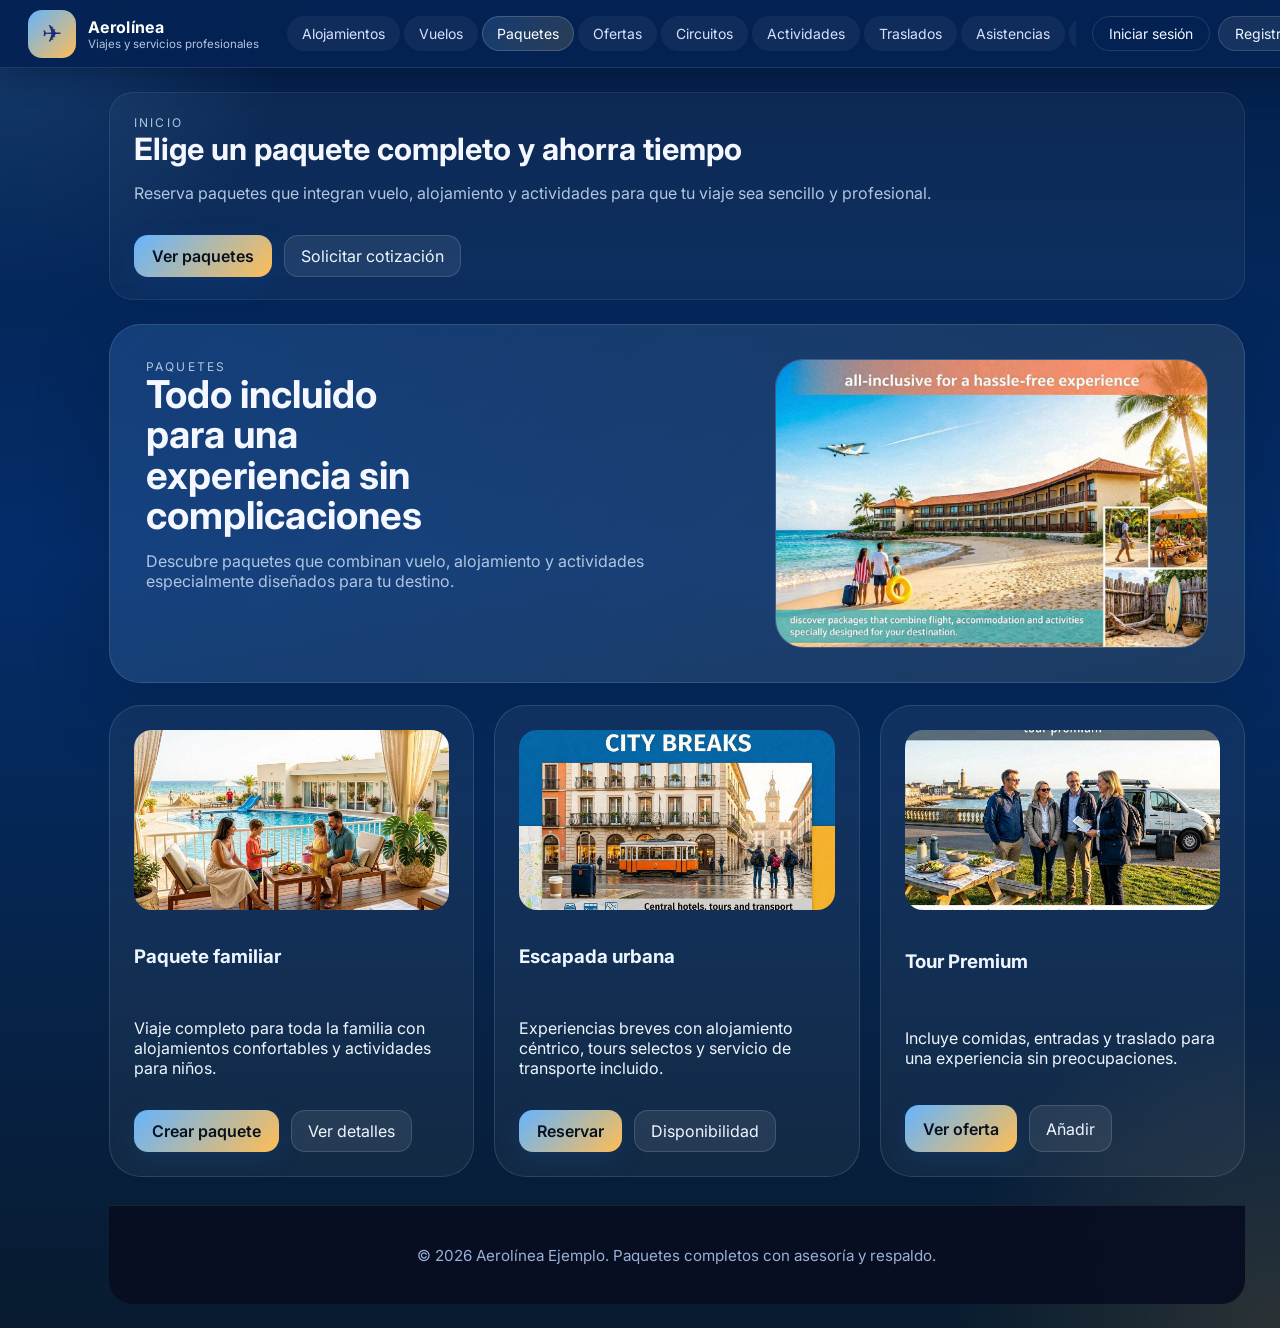
<file: paquetes.html>
<!DOCTYPE html>
<html lang="es">
  <head>
    <meta charset="UTF-8" />
    <meta name="viewport" content="width=device-width, initial-scale=1.0" />
    <title>Paquetes - Aerolínea</title>
    <link rel="icon" type="image/svg+xml" href="data:image/svg+xml,%3Csvg xmlns='http://www.w3.org/2000/svg' viewBox='0 0 64 64'%3E%3Crect width='64' height='64' rx='16' fill='%230f172a'/%3E%3Cpath d='M12 40l10-8h10l-8 14h8l12-18 10 8 8-4-6-10-18 10-12-10-8 4z' fill='%234f8cff'/%3E%3C/svg%3E" />
    <link rel="preconnect" href="https://fonts.googleapis.com" />
    <link rel="preconnect" href="https://fonts.gstatic.com" crossorigin />
    <link href="https://fonts.googleapis.com/css2?family=Inter:wght@400;500;600;700&display=swap" rel="stylesheet" />
    <link rel="stylesheet" href="css/styles.css" />
  </head>
  <body>
    <div class="app-shell">

      <!-- El navbar se inyecta por navbar.js -->

      <main class="main-content contact-main">
        <section class="standard-intro">
          <div>
            <p class="eyebrow">Inicio</p>
            <h2>Elige un paquete completo y ahorra tiempo</h2>
            <p class="muted">Reserva paquetes que integran vuelo, alojamiento y actividades para que tu viaje sea sencillo y profesional.</p>
          </div>
          <div class="card-actions">
            <button class="primary-btn">Ver paquetes</button>
            <a href="contacto.html" class="secondary-btn">Solicitar cotización</a>
          </div>
        </section>

        <section class="hero-panel">
          <div>
            <p class="eyebrow">Paquetes</p>
            <h1>Todo incluido para una experiencia sin complicaciones</h1>
            <p class="muted">Descubre paquetes que combinan vuelo, alojamiento y actividades especialmente diseñados para tu destino.</p>
          </div>
          <div class="hero-visual">
            <img src="img/Paquete todo incluido.jpg" alt="Paquetes todo incluido" />
          </div>
        </section>

        <section class="view-container sample-grid" aria-label="Tipos de paquete">
          <article class="sample-card">
            <img src="img/Paquete familiar.jpg" alt="Paquete Familiar" />
            <h3>Paquete familiar</h3>
            <p>Viaje completo para toda la familia con alojamientos confortables y actividades para niños.</p>
            <div class="card-actions">
              <button class="primary-btn">Crear paquete</button>
              <button class="secondary-btn">Ver detalles</button>
            </div>
          </article>
          <article class="sample-card">
            <img src="img/Escapada Urbana.jpg" alt="Escapada Urbana" />
            <h3>Escapada urbana</h3>
            <p>Experiencias breves con alojamiento céntrico, tours selectos y servicio de transporte incluido.</p>
            <div class="card-actions">
              <button class="primary-btn">Reservar</button>
              <button class="secondary-btn">Disponibilidad</button>
            </div>
          </article>
          <article class="sample-card">
            <img src="img/Tour premium.jpg" alt="Tour Premium" />
            <h3>Tour Premium</h3>
            <p>Incluye comidas, entradas y traslado para una experiencia sin preocupaciones.</p>
            <div class="card-actions">
              <button class="primary-btn">Ver oferta</button>
              <button class="secondary-btn">Añadir</button>
            </div>
          </article>
        </section>

        <footer class="page-footer">
          <p>© 2026 Aerolínea Ejemplo. Paquetes completos con asesoría y respaldo.</p>
        </footer>
      </main>
    </div>

    <script type="module">
      import { injectNavbar } from './js/core/navbar.js';
      injectNavbar('paquetes.html');
    </script>
    <script type="module" src="js/authHeader.js"></script>
    <script type="module" src="js/controllers/publicController.js"></script>
  </body>
</html>
</file>
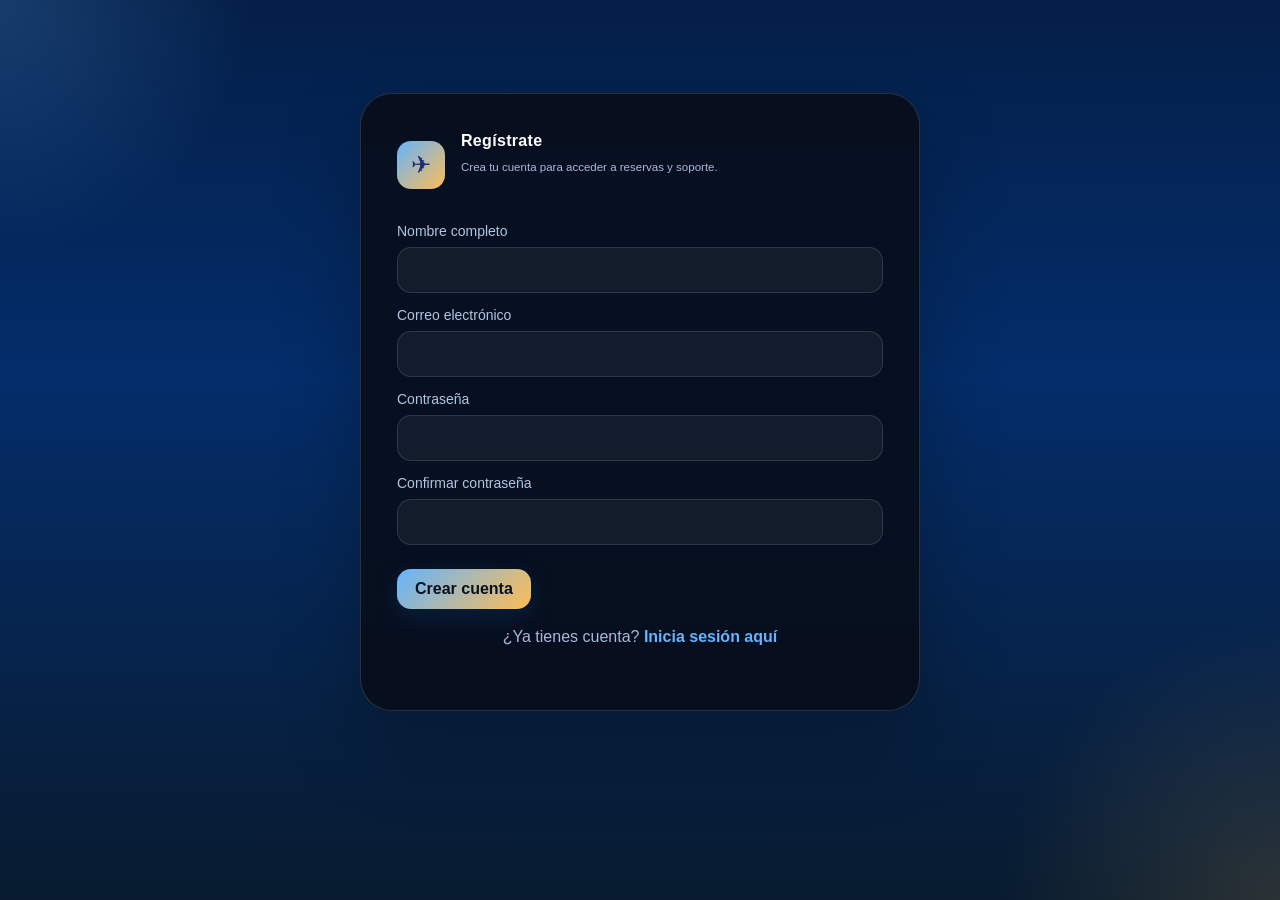
<file: registro.html>
<!DOCTYPE html>
<html lang="es">
  <head>
    <meta charset="UTF-8" />
    <meta name="viewport" content="width=device-width, initial-scale=1.0" />
    <title>Registro - Aerolinea</title>
    <link rel="icon" type="image/svg+xml" href="data:image/svg+xml,%3Csvg xmlns='http://www.w3.org/2000/svg' viewBox='0 0 64 64'%3E%3Crect width='64' height='64' rx='16' fill='%230f172a'/%3E%3Cpath d='M12 40l10-8h10l-8 14h8l12-18 10 8 8-4-6-10-18 10-12-10-8 4z' fill='%234f8cff'/%3E%3C/svg%3E" />
    <link rel="stylesheet" href="css/styles.css" />
  </head>
  <body>
    <div class="app-shell auth-page">
      <div class="auth-card">
        <div class="brand" style="margin-bottom: 24px; gap: 16px;">
          <div class="brand-icon">✈</div>
          <div>
            <h1>Regístrate</h1>
            <p class="muted">Crea tu cuenta para acceder a reservas y soporte.</p>
          </div>
        </div>

        <form id="registerForm" class="form-grid">
          <label>Nombre completo<input name="name" required /></label>
          <label>Correo electrónico<input name="email" type="email" required /></label>
          <label>Contraseña<input name="password" type="password" required minlength="6" /></label>
          <label>Confirmar contraseña<input name="confirmPassword" type="password" required minlength="6" /></label>
          <div class="flex-actions" style="justify-content: stretch;">
            <button type="submit" class="primary-btn">Crear cuenta</button>
          </div>
          <div id="registerAlert"></div>
        </form>

        <p class="auth-alt">
          ¿Ya tienes cuenta? <a href="login.html">Inicia sesión aquí</a>
        </p>
      </div>
    </div>

    <script type="module" src="js/controllers/authController.js"></script>
  </body>
</html>
</file>
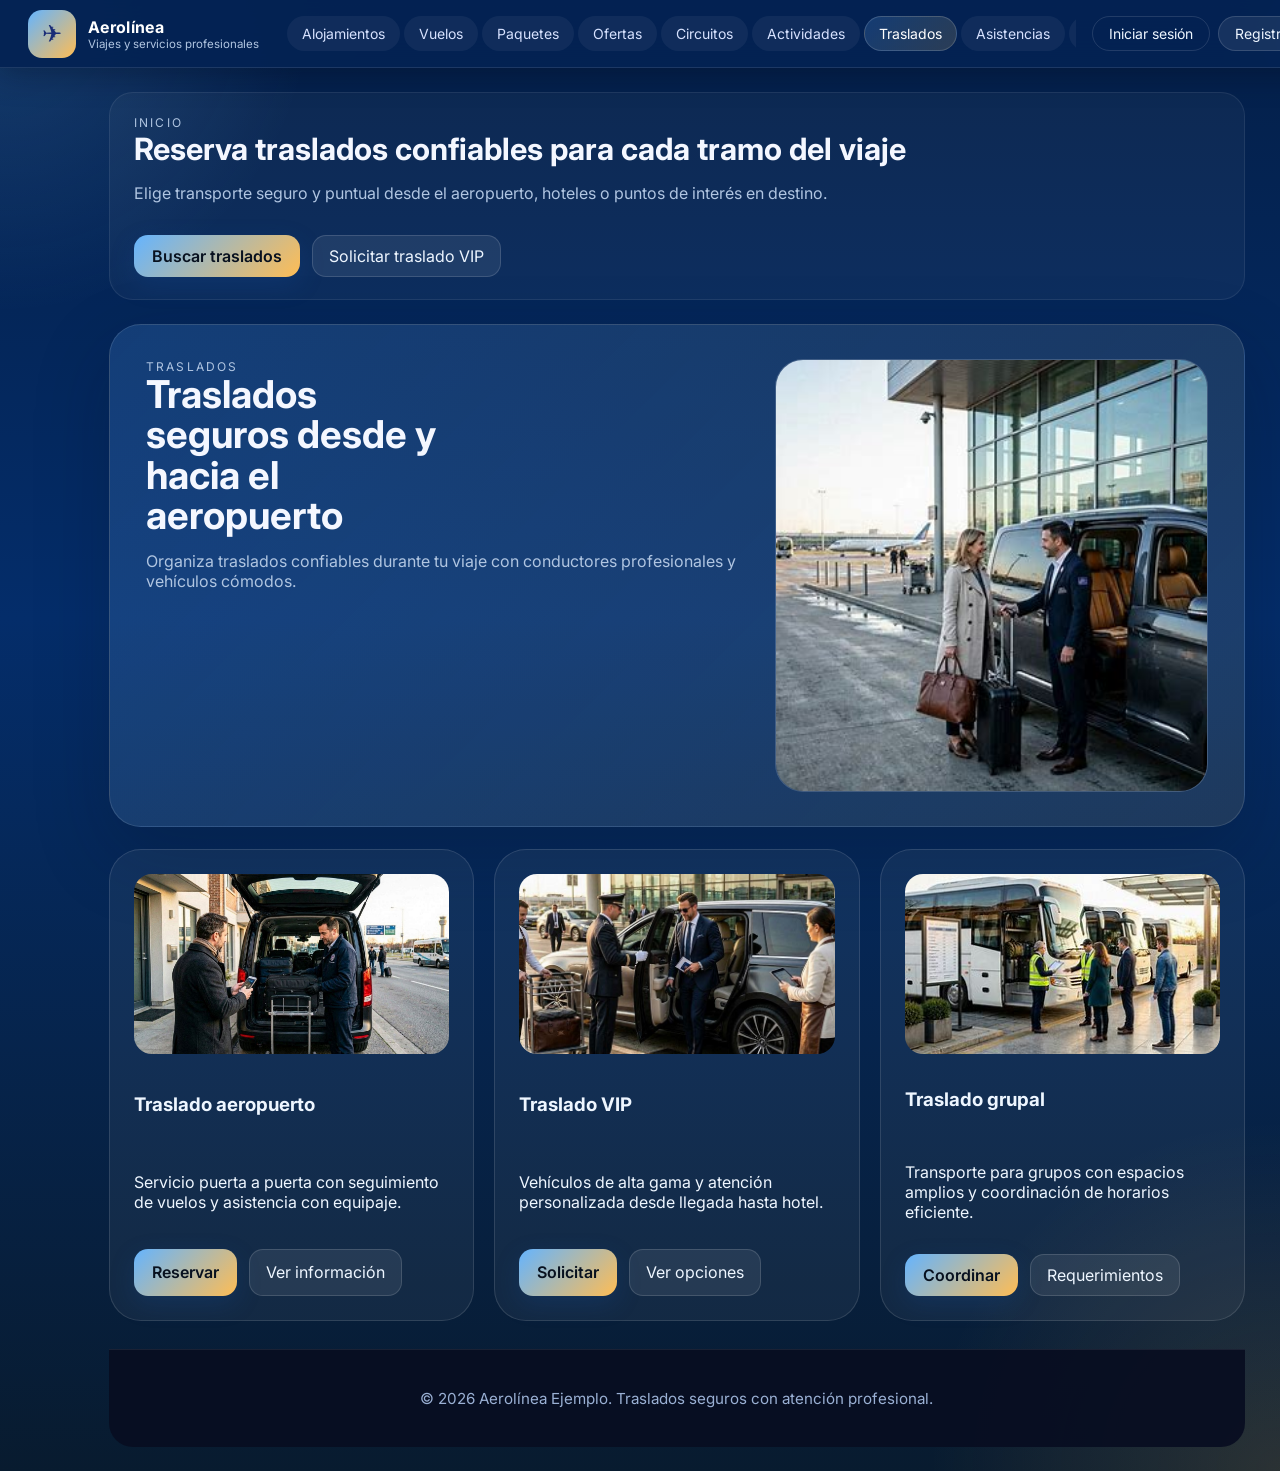
<file: traslados.html>
<!DOCTYPE html>
<html lang="es">
  <head>
    <meta charset="UTF-8" />
    <meta name="viewport" content="width=device-width, initial-scale=1.0" />
    <title>Traslados - Aerolínea</title>
    <link rel="icon" type="image/svg+xml" href="data:image/svg+xml,%3Csvg xmlns='http://www.w3.org/2000/svg' viewBox='0 0 64 64'%3E%3Crect width='64' height='64' rx='16' fill='%230f172a'/%3E%3Cpath d='M12 40l10-8h10l-8 14h8l12-18 10 8 8-4-6-10-18 10-12-10-8 4z' fill='%234f8cff'/%3E%3C/svg%3E" />
    <link rel="preconnect" href="https://fonts.googleapis.com" />
    <link rel="preconnect" href="https://fonts.gstatic.com" crossorigin />
    <link href="https://fonts.googleapis.com/css2?family=Inter:wght@400;500;600;700&display=swap" rel="stylesheet" />
    <link rel="stylesheet" href="css/styles.css" />
  </head>
  <body>
    <div class="app-shell">

      <!-- El navbar se inyecta por navbar.js -->

      <main class="main-content contact-main">
        <section class="standard-intro">
          <div>
            <p class="eyebrow">Inicio</p>
            <h2>Reserva traslados confiables para cada tramo del viaje</h2>
            <p class="muted">Elige transporte seguro y puntual desde el aeropuerto, hoteles o puntos de interés en destino.</p>
          </div>
          <div class="card-actions">
            <button class="primary-btn">Buscar traslados</button>
            <a href="contacto.html" class="secondary-btn">Solicitar traslado VIP</a>
          </div>
        </section>

        <section class="hero-panel">
          <div>
            <p class="eyebrow">Traslados</p>
            <h1>Traslados seguros desde y hacia el aeropuerto</h1>
            <p class="muted">Organiza traslados confiables durante tu viaje con conductores profesionales y vehículos cómodos.</p>
          </div>
          <div class="hero-visual">
            <img src="img/traslados seguros.jpg" alt="Traslados premium" />
          </div>
        </section>

        <section class="view-container sample-grid" aria-label="Tipos de traslado">
          <article class="sample-card">
            <img src="img/traslado aeropuerto.jpg" alt="Traslado aeropuerto" />
            <h3>Traslado aeropuerto</h3>
            <p>Servicio puerta a puerta con seguimiento de vuelos y asistencia con equipaje.</p>
            <div class="card-actions">
              <button class="primary-btn">Reservar</button>
              <button class="secondary-btn">Ver información</button>
            </div>
          </article>
          <article class="sample-card">
            <img src="img/traslado vip.jpg" alt="Traslado VIP" />
            <h3>Traslado VIP</h3>
            <p>Vehículos de alta gama y atención personalizada desde llegada hasta hotel.</p>
            <div class="card-actions">
              <button class="primary-btn">Solicitar</button>
              <button class="secondary-btn">Ver opciones</button>
            </div>
          </article>
          <article class="sample-card">
            <img src="img/traslado grupal.jpg" alt="Traslado grupal" />
            <h3>Traslado grupal</h3>
            <p>Transporte para grupos con espacios amplios y coordinación de horarios eficiente.</p>
            <div class="card-actions">
              <button class="primary-btn">Coordinar</button>
              <button class="secondary-btn">Requerimientos</button>
            </div>
          </article>
        </section>

        <footer class="page-footer">
          <p>© 2026 Aerolínea Ejemplo. Traslados seguros con atención profesional.</p>
        </footer>
      </main>
    </div>

    <script type="module">
      import { injectNavbar } from './js/core/navbar.js';
      injectNavbar('traslados.html');
    </script>
    <script type="module" src="js/authHeader.js"></script>
    <script type="module" src="js/controllers/publicController.js"></script>
  </body>
</html>
</file>
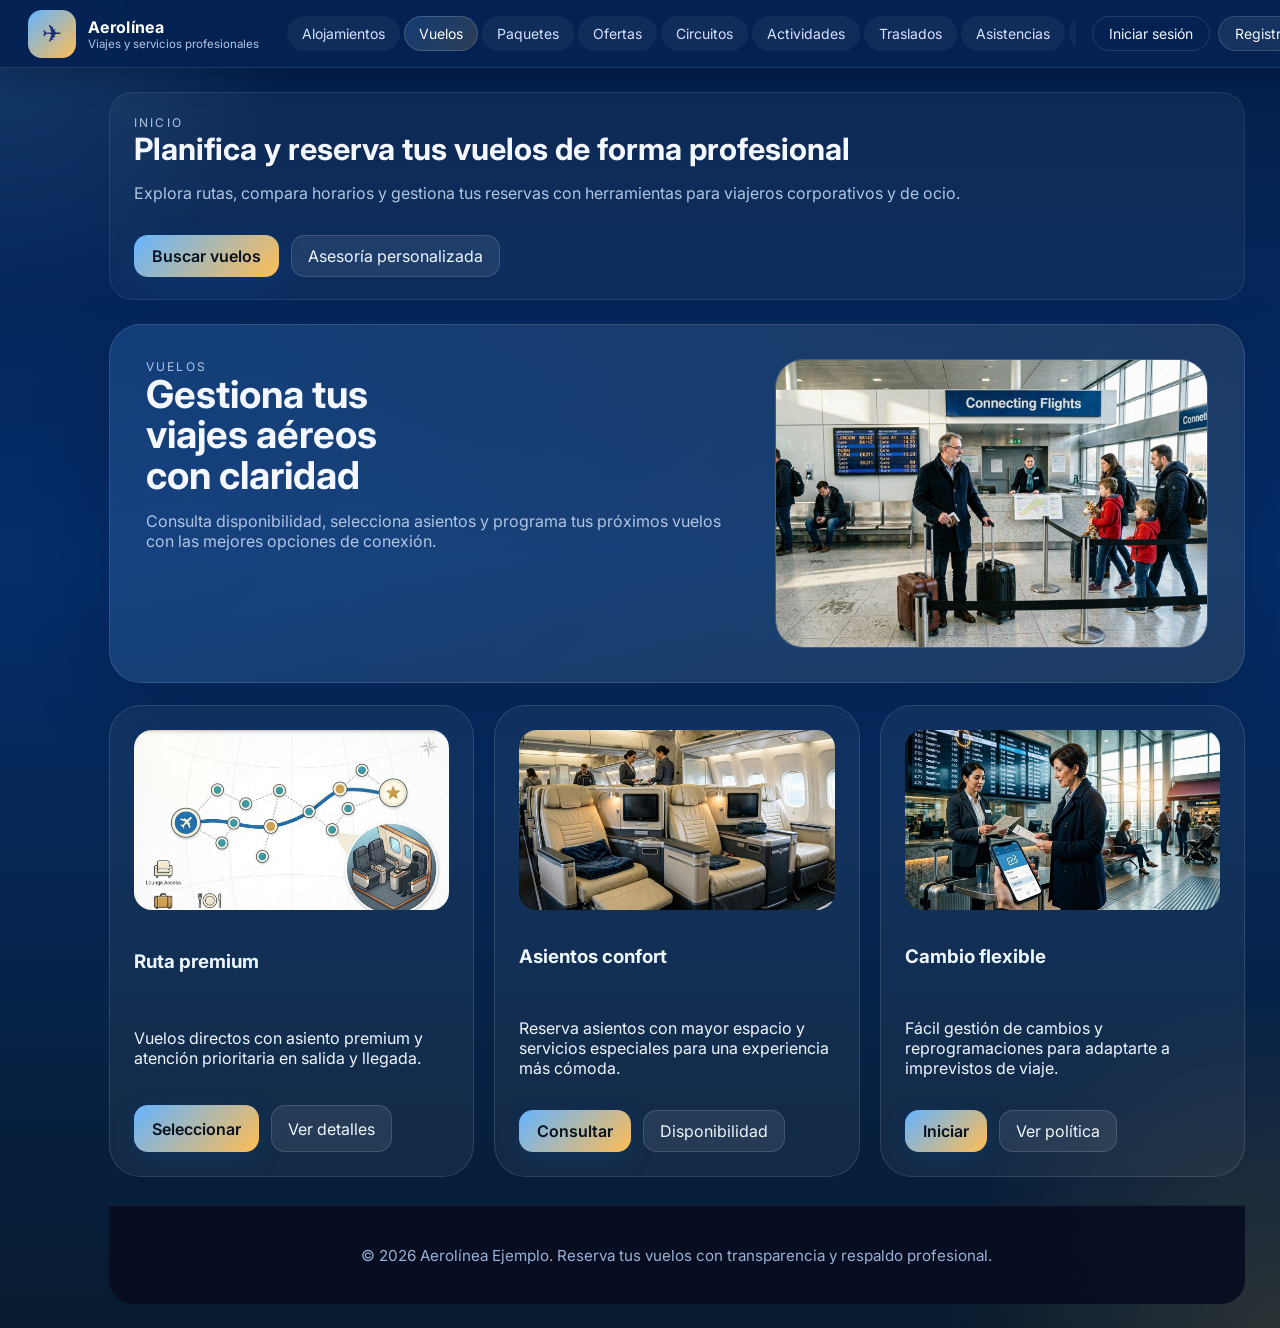
<file: vuelos.html>
<!DOCTYPE html>
<html lang="es">
  <head>
    <meta charset="UTF-8" />
    <meta name="viewport" content="width=device-width, initial-scale=1.0" />
    <title>Vuelos - Aerolínea</title>
    <link rel="icon" type="image/svg+xml" href="data:image/svg+xml,%3Csvg xmlns='http://www.w3.org/2000/svg' viewBox='0 0 64 64'%3E%3Crect width='64' height='64' rx='16' fill='%230f172a'/%3E%3Cpath d='M12 40l10-8h10l-8 14h8l12-18 10 8 8-4-6-10-18 10-12-10-8 4z' fill='%234f8cff'/%3E%3C/svg%3E" />
    <link rel="preconnect" href="https://fonts.googleapis.com" />
    <link rel="preconnect" href="https://fonts.gstatic.com" crossorigin />
    <link href="https://fonts.googleapis.com/css2?family=Inter:wght@400;500;600;700&display=swap" rel="stylesheet" />
    <link rel="stylesheet" href="css/styles.css" />
  </head>
  <body>
    <div class="app-shell">

      <!-- El navbar se inyecta por navbar.js -->

      <main class="main-content contact-main">
        <section class="standard-intro">
          <div>
            <p class="eyebrow">Inicio</p>
            <h2>Planifica y reserva tus vuelos de forma profesional</h2>
            <p class="muted">Explora rutas, compara horarios y gestiona tus reservas con herramientas para viajeros corporativos y de ocio.</p>
          </div>
          <div class="card-actions">
            <button class="primary-btn">Buscar vuelos</button>
            <a href="contacto.html" class="secondary-btn">Asesoría personalizada</a>
          </div>
        </section>

        <section class="hero-panel">
          <div>
            <p class="eyebrow">Vuelos</p>
            <h1>Gestiona tus viajes aéreos con claridad</h1>
            <p class="muted">Consulta disponibilidad, selecciona asientos y programa tus próximos vuelos con las mejores opciones de conexión.</p>
          </div>
          <div class="hero-visual">
            <img src="img/Vuelos Conectados.jpg" alt="Vuelos conectados" />
          </div>
        </section>

        <section class="view-container sample-grid" aria-label="Opciones de vuelo">
          <article class="sample-card">
            <img src="img/Ruta premium.jpg" alt="Ruta premium" />
            <h3>Ruta premium</h3>
            <p>Vuelos directos con asiento premium y atención prioritaria en salida y llegada.</p>
            <div class="card-actions">
              <button class="primary-btn">Seleccionar</button>
              <button class="secondary-btn">Ver detalles</button>
            </div>
          </article>
          <article class="sample-card">
            <img src="img/Asientos confort.jpg" alt="Asientos confort" />
            <h3>Asientos confort</h3>
            <p>Reserva asientos con mayor espacio y servicios especiales para una experiencia más cómoda.</p>
            <div class="card-actions">
              <button class="primary-btn">Consultar</button>
              <button class="secondary-btn">Disponibilidad</button>
            </div>
          </article>
          <article class="sample-card">
            <img src="img/Cambio flexible.jpg" alt="Cambio flexible" />
            <h3>Cambio flexible</h3>
            <p>Fácil gestión de cambios y reprogramaciones para adaptarte a imprevistos de viaje.</p>
            <div class="card-actions">
              <button class="primary-btn">Iniciar</button>
              <button class="secondary-btn">Ver política</button>
            </div>
          </article>
        </section>

        <footer class="page-footer">
          <p>© 2026 Aerolínea Ejemplo. Reserva tus vuelos con transparencia y respaldo profesional.</p>
        </footer>
      </main>
    </div>

    <script type="module">
      import { injectNavbar } from './js/core/navbar.js';
      injectNavbar('vuelos.html');
    </script>
    <script type="module" src="js/authHeader.js"></script>
    <script type="module" src="js/controllers/publicController.js"></script>
  </body>
</html>
</file>
<file: css/styles.css>
/*
 * styles.css
 * Punto de entrada de estilos. Importa los módulos en orden de cascada.
 *
 * Arquitectura CSS:
 *   base.css        → variables, reset, tipografía global
 *   layout.css      → app-shell, topnav público, main-content, footer
 *   components.css  → botones, tarjetas, formularios, tablas, alertas
 *   panel.css       → layout y componentes del panel administrativo
 *   animations.css  → keyframes y clases de animación
 */

@import url('./base.css');
@import url('./layout.css');
@import url('./components.css');
@import url('./panel.css');
@import url('./animations.css');
</file>
